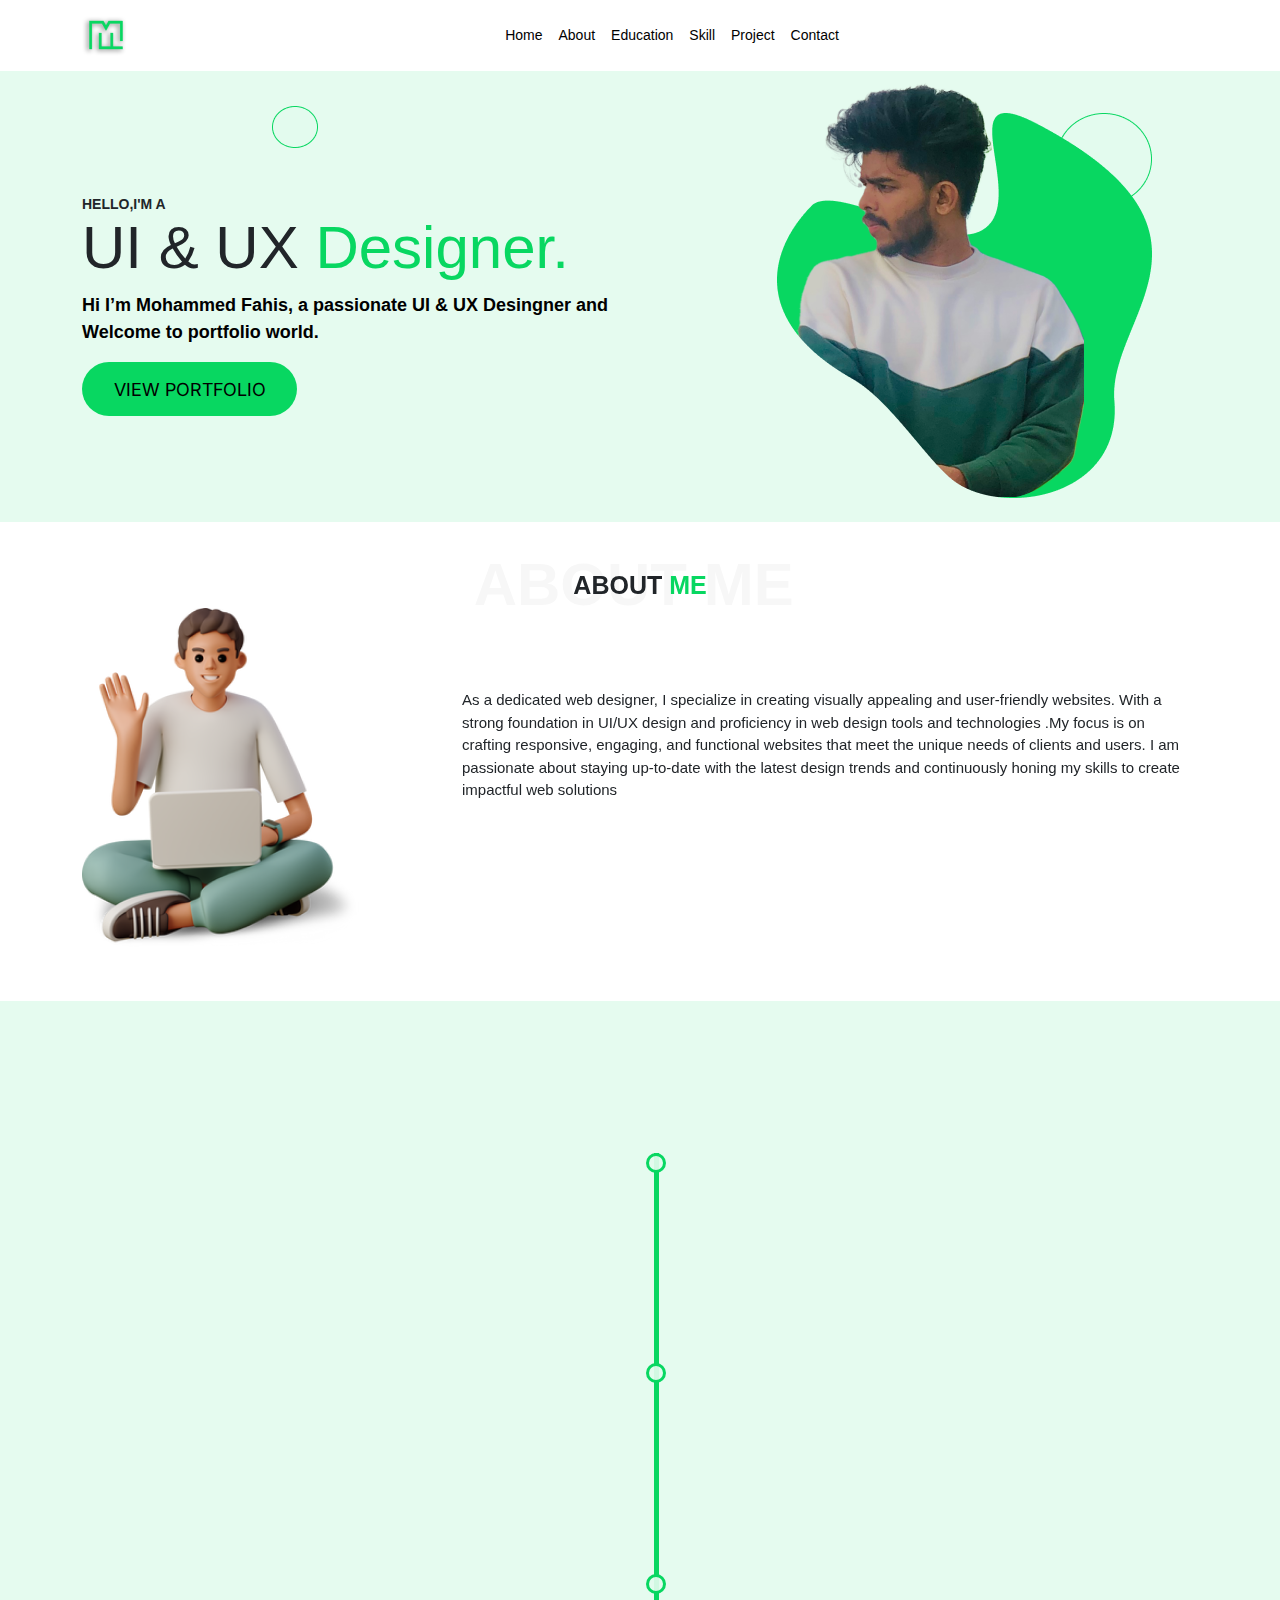
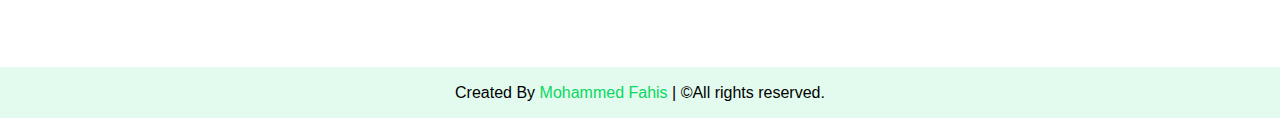
<file: index.html>
<!DOCTYPE html>
<html lang="en">

<head>
    <meta charset="UTF-8">
    <meta name="viewport" content="width=device-width, initial-scale=1.0">
    <title>Document</title>
    <link rel="stylesheet" href="css/bootstrap.min.css">
    <link rel="stylesheet" href="css/style.css">
    <link rel="stylesheet" href="https://cdnjs.cloudflare.com/ajax/libs/font-awesome/4.7.0/css/font-awesome.css">
    <link href="https://fonts.googleapis.com/css2?family=Inter:wght@100;200;300;400;500;600;700&display=swap"
        rel="stylesheet">
    <link rel="stylesheet" href="css/responsive.css">
    <link href="https://unpkg.com/aos@2.3.1/dist/aos.css" rel="stylesheet">
    <link rel="stylesheet" href="css/owl.carousel.min.css">

</head>

<body>


          <!-- progress-scroll -->
        <!-- <div class="progress-scroll">
            <div class="progress-bar">
                <div class="filled" id="fill">

                </div>
            </div>
        </div> -->


    <!-- TOP HEADER    -->

    <div class="top-header position-fixed w-100 bg-white" id="topbtn" style="z-index: 15;">
        <div class="container-fluid">
            <nav class="navbar navbar-expand-lg ">
                <div class="container">
                    <a class="navbar-brand" href="#"><img src="image/logo2 1 (1).png" alt=""></a>
                    <button class="navbar-toggler" type="button" data-bs-toggle="collapse"
                        data-bs-target="#navbarSupportedContent" aria-controls="navbarSupportedContent"
                        aria-expanded="false" aria-label="Toggle navigation">
                        <span class="navbar-toggler-icon"></span>
                    </button>
                    <div class="collapse navbar-collapse" id="navbarSupportedContent">
                        <ul class="navbar-nav me-auto mb-2 mb-lg-0">
                            <li class="nav-item">
                                <a class="nav-link active" aria-current="page" href="#">Home</a>
                            </li>
                            <li class="nav-item">
                                <a class="nav-link active" href="#About">About</a>
                            </li>
                            <li class="nav-item">
                                <a class="nav-link active" href="#Education">
                                    Education
                                </a>
                            </li>
                            <li class="nav-item">
                                <a href="#Skill" class="nav-link active" aria-disabled="true">Skill</a>
                            </li>
                            <li class="nav-item">
                                <a href="#Project" class="nav-link active" aria-disabled="true">Project</a>
                            </li>
                            <li class="nav-item">
                                <a href="#Contact" class="nav-link active" aria-disabled="true">Contact</a>
                            </li>
                        </ul>
                    </div>
                </div>
        </div>
    </div>


    <!-- BANNER    -->
    <div class="banner">
        <div class="container py-4">
            <div class="row ">
                <div class="col-md-6 ">
                    <div class="content">
                        <div>
                            <img class="elips" src="image/ELIPS.png" alt="">
                            <h2 class="mt-5">HELLO,I'M A</h2>
                            <h1>UI & UX <span>Designer.</span></h1>
                            <p>Hi I’m Mohammed Fahis, a passionate UI & UX Desingner
                                and Welcome to portfolio world.</p>
                            <button>VIEW PORTFOLIO</button>
                        </div>

                    </div>
                </div>
                <div class="col-md-6 text-end">
                    <div class="profile">
                        <img src="image/profile (2).png" alt="">
                    </div>
                </div>
            </div>
        </div>
    </div>

    <!-- ABOUT    -->
    <div class="about" style="overflow-x: hidden;" id="About">
        <div class="container py-5">
            <h3 data-aos="flip-left" class="text-center">ABOUT<span> ME</span></h3>
            <div class="row">
                <div class="col-md-4">
                    <div class="image">
                        <img data-aos="zoom-in"
                            src="image/3d-casual-life-young-man-sitting-with-a-laptop-and-waving-his-hand 1.png" alt="">
                    </div>
                </div>
                <div class="col-md-8">
                    <div class="resume">
                        <div>
                            <p data-aos="fade-left">As a dedicated web designer, I specialize in creating visually
                                appealing and
                                user-friendly websites. With a strong foundation in UI/UX design and proficiency in web
                                design tools and technologies .My focus is on crafting responsive, engaging, and
                                functional websites that meet the unique needs of clients and users. I am passionate
                                about staying up-to-date with the latest design trends and continuously honing my skills
                                to create impactful web solutions</p>
                            <div class="res-center">
                                <button data-aos="fade-left">RESUME DOWLOAD</button>
                            </div>
                        </div>
                    </div>
                </div>
            </div>
        </div>
    </div>

    <!-- EDUCATION -->
    <div class="education py-5" style="overflow-x: hidden;" id="Education">
        <div class="container">
            <h3 data-aos="flip-left" class="text-center"><span>EDUCA</span>TION</h3>
            <div class="row py-3">

                <section class="timeline">
        
                    <ul>
                      <li >
                        <div data-aos="fade-down"
                        data-aos-easing="linear"
                        data-aos-duration="1500" class="content">
                        
                          <h2>
                            <time>SSLC</time>
                          </h2>
                          <p>Kerala Board of Public Examination(KBPE)</p>
                          <p>2019</p>
                        </div>
                      </li>
                      <li>
                        <div data-aos="fade-down"
                        data-aos-easing="linear"
                        data-aos-duration="1500" class="content">
                          <h2>
                            <time>Higher Secondary</time>
                          </h2>
                          <p>Directrate Higher Secondary Education(DHSE)Kerala</p>
                          <p>2021</p>
                        </div>
                      </li>
                      <li>
                        <div data-aos="fade-down"
                        data-aos-easing="linear"
                        data-aos-duration="1500"class="content">
                          <h2>
                            <time>Skilz Hub</time>
                          </h2>
                          <p>Advanced Diploma in Web Designing</p>
                          <p>2023</p>
                        </div>
                      </li>
                     
                    </ul>
                  </section>
                
                <!-- <div class="col-md-4" data-aos="zoom-in-left">
                    <div class="bg1">
                        <div class="bg3">
                            <div class="sec1">
                                <h4 data-aos="zoom-in-left">SSLC</h4>
                                <P data-aos="zoom-in-right">Kerala Board of Public Examination (KBPE) </P>
                                <p data-aos="zoom-in-left">2019</p>
                            </div>
                        </div>
                    </div>

                </div>
                <div class="col-md-4" data-aos="zoom-in-left">
                    <div class="bg1 hss">
                        <div class="bg3">
                            <div class="sec1">
                                <h4 data-aos="zoom-in-left">Higher Secondary</h4>
                                <p data-aos="zoom-in-right">Directrate Higher Secondary Education (DHCE) Kerala</p>
                                <p data-aos="zoom-in-left">2021</p>
                            </div>
                        </div>
                    </div>
                </div>
                <div class="col-md-4" data-aos="zoom-in-left">
                    <div class="bg1 skills">
                        <div class="bg3">
                            <div class="sec1 ">
                                <h4 data-aos="zoom-in-left">Advanced Diploma in Web Desinging</h4>
                                <p data-aos="zoom-in-right">Skilz Hub, Kottakkal</p>
                                <p data-aos="zoom-in-left">2023</p>
                            </div>
                        </div>


                    </div>
                </div>-->
            </div>
        </div>
    </div> 

    <!-- SKILL    -->
    <div class="skill" style="overflow-x: hidden;" id="Skill">
        <div class="container py-5">
            <h3 data-aos="flip-left" class="text-center"><span>SKI</span>LL</h3>
            <div class="row py-5">
                <div class="col-md-4 col-6  d-flex justify-content-center">
                    <div class="circle-pro"  data-aos="fade-down">
                        <div>
                            <div class="d-flex justify-content-center">
                                <span class="value">10</span> <br>
                            </div>
                            <h3>Photoshop</h3>
                        </div>
                    </div>
                </div>
                <div class="col-md-4 col-6 d-flex justify-content-center">
                    <div class="circle-pro"  data-aos="fade-down">
                        <div>
                            <div class="d-flex justify-content-center">
                                <span class="value" style="text-align: center;">10</span> <br>
                            </div>
                            <h3>Figma</h3>
                        </div>
                    </div>
                </div>
                <div class="col-md-4 col-6 d-flex justify-content-center">
                    <div class="circle-pro"  data-aos="fade-down">
                        <div>
                            <div class="d-flex justify-content-center">
                                <span class="value" style="text-align: center;">10</span> <br>
                            </div>
                            <h3>HTML-5</h3>
                        </div>
                    </div>
                </div>
                <div class="col-md-4 col-6 d-flex justify-content-center">
                    <div class="circle-pro"  data-aos="fade-down">
                        <div>
                            <div class="d-flex justify-content-center">
                                <span class="value" style="text-align: center;">10</span> <br>
                            </div>
                            <h3>CSS-3</h3>
                        </div>
                    </div>
                </div>
                <div class="col-md-4 col-6 d-flex justify-content-center">
                    <div class="circle-pro"  data-aos="fade-down">
                        <div>
                            <div class="d-flex justify-content-center">
                                <span class="value" style="text-align: center;">10</span> <br>
                            </div>
                            <h3>Javascript</h3>
                        </div>
                    </div>
                </div>
                <div class="col-md-4 col-6 d-flex justify-content-center">
                    <div class="circle-pro"  data-aos="fade-down">
                        <div>
                            <div class="d-flex justify-content-center">
                                <span class="value" style="text-align: center;">10</span> <br>
                            </div>
                            <h3>JQuery</h3>
                        </div>
                    </div>
                </div>



            </div>
        </div>
    </div>

    <!-- 
            <div class="row mt-5">
                <div class="col-md-4  my-2">
                    <div class="outer-box">
                        <div class="inner-box">
                            <p>90%</p>
                            <p class="item">Photoshop</p>
                        </div>
                    </div>
                </div>
                <div class="col-md-4 my-2">
                    <div class="outer-box">
                        <div class="inner-box">
                            <p>85%</p>
                            <p class="item">HTML-5</p>
                        </div>
                    </div>
                </div>
                <div class="col-md-4 my-2">
                    <div class="outer-box">
                        <div class="inner-box">
                            <p>80%</p>
                            <P class="item">CSS-3</P>
                        </div>
                    </div>
                </div>

            </div>
            <div class="row mt-4">
                <div class="col-md-4 my-2">
                    <div class="outer-box">
                        <div class="inner-box">
                            <p>90%</p>
                            <p class="item">Photoshop</p>
                        </div>
                    </div>
                </div>
                <div class="col-md-4 my-2">
                    <div class="outer-box">
                        <div class="inner-box">
                            <p>85%</p>
                            <p class="item">HTML-5</p>
                        </div>
                    </div>
                </div>
                <div class="col-md-4 my-2">
                    <div class="outer-box">
                        <div class="inner-box">
                            <p>80%</p>
                            <P class="item">CSS-3</P>
                        </div>
                    </div>
                </div>

            </div>
        </div> -->


    <!-- PROJECT    -->
    <div class="project" style="overflow-x: hidden;" id="Project">
        <div class="container py-5">
            <h3 data-aos="flip-left" class="text-center"><span>PROJ</span>ECT</h3>
        </div>
        <div class="container-fluid px-4">
        <div class="row py-4">
            <div class="">
                 <div class="owl-carousel ">
                <div>
                    <div class="bg py-3">
                        <div class="sec1">
                            <a href="image/shopping/index.html" target="_blank"><img class="w-100"
                                    src="image/shop-mok.png" alt=""></a>
                        </div>
                    </div>
                </div>
                <div>
                    <div class="bg py-3">
                        <div class="sec1">
                            <a href="image/shopping/index.html" target="_blank"><img class="w-100"
                                    src="image/mkup.png" alt=""></a>
                        </div>
                    </div>
                </div>
                <div>
                    <div class="bg py-3">
                        <div class="sec1">
                            <a href="image/shopping/index.html" target="_blank"><img class="w-100"
                                    src="image/construct-mok.png" alt=""></a>
                        </div>
                    </div>
                </div>
                <div>
                    <div class="bg py-3">
                        <div class="sec1">
                            <a href="image/shopping/index.html" target="_blank"><img class="w-100"
                                    src="image/shop-mok.png" alt=""></a>
                        </div>
                    </div>
                </div>
                <div>
                    <div class="bg py-3">
                        <div class="sec1">
                            <a href="image/shopping/index.html" target="_blank"><img class="w-100"
                                    src="image/shop-mok.png" alt=""></a>
                        </div>
                    </div>
                </div>
                <div>
                    <div class="bg">
                        <div class="sec1">
                            <a href="image/shopping/index.html" target="_blank"><img class="w-100"
                                    src="image/shop-mok.png" alt=""></a>
                        </div>
                    </div>
                </div>
                <div>
                    <div class="bg">
                        <div class="sec1">
                            <a href="image/shopping/index.html" target="_blank"><img class="w-100"
                                    src="image/shop-mok.png" alt=""></a>
                        </div>
                    </div>
                </div>
                <div>
                    <div class="bg">
                        <div class="sec1">
                            <a href="image/shopping/index.html" target="_blank"><img class="w-100"
                                    src="image/shop-mok.png" alt=""></a>
                        </div>
                    </div>
                </div>
                <div>
                   

                <!-- <div class="col-md-4 py-5">
                    <div class="bg ">
                        <div class="sec1">
                            <a href="image/cocacola/index.html" target="_blank"><img class="w-100"
                                    src="image/mockup.png" alt=""></a>
                        </div>
                    </div>
                </div>
                <div class="col-md-4">
                    <div class="bg">
                        <div class="sec1">
                            <a href="image/construction/index.html" target="_blank"><img class="w-100"
                                    src="image/construct-mok.png" alt=""></a>
                        </div>
                    </div>
                </div> -->
            </div>
        </div>
            </div>
           
    </div> 
</div>
</div>

    <!-- CONTACT ME    -->
    <div class="contact-me" style="overflow-x: hidden;" id="Contact">
        <div class="container py-5">
            <h3 data-aos="flip-left" class="text-center"><span> CONTACT</span> ME</h3>
            <div class="row pt-5">

                <div class="col-md-6 mb-4">
                    <div class="get-in-touch" data-aos="fade-right">
                        <div class="head">
                            <h4 data-aos="fade-right">Get in Touch</h4>
                            <p data-aos="fade-right">“A simple word of Hello will keep the relation and friendship keep
                                going, keep in touch.”
                            </p>
                        </div>
                        <div class="cntct">
                            <address>
                                <ul>
                                    <li>
                                        <i class="fa fa-user-circle-o" aria-hidden="true" data-aos="fade-right"></i>
                                        <div>
                                            <h5 data-aos="fade-right">name:</h5>
                                            <p data-aos="fade-right">Mohammed Fahis T</p>
                                        </div>
                                    </li>
                                    <li>
                                        <i class="fa fa-map-marker" aria-hidden="true" data-aos="fade-right"></i>
                                        <div>
                                            <h5 data-aos="fade-right">Address</h5>
                                            <p data-aos="fade-right">Thottathil(H),Kanchippura,Karippol(po)<br>
                                                676552,Malappuram
                                            </p>
                                        </div>
                                    </li>
                                    <li>
                                        <i class="fa fa-envelope" aria-hidden="true" data-aos="fade-right"></i>
                                        <div>
                                            <h5 data-aos="fade-right">Email:</h5>
                                            <p data-aos="fade-right">mohammedfahis49@gmail.com</p>
                                        </div>
                                    </li>
                                    <li>
                                        <i class="fa fa-phone" aria-hidden="true" data-aos="fade-right"></i>
                                        <div>
                                            <h5 data-aos="fade-right">phone:</h5>
                                            <p data-aos="fade-right">9539123198</p>
                                        </div>
                                    </li>
                                </ul>

                            </address>
                            <div class="social w-100 d-flex justify-content-center">
                                <ul>
                                    <li>
                                        <a href="">
                                            <div data-aos="fade-down-right"><i class="fa fa-facebook" aria-hidden="true"
                                                    data-aos="fade-down-right"></i></div>
                                        </a>
                                    </li>
                                    <li>
                                        <a href="">
                                            <div data-aos="fade-down-right"><i class="fa fa-instagram"
                                                    aria-hidden="true" data-aos="fade-down-right"></i></div>
                                        </a>
                                    </li>
                                    <li>
                                        <a href="">
                                            <div data-aos="fade-down-right"><i class="fa fa-whatsapp" aria-hidden="true"
                                                    data-aos="fade-down-right"></i></div>
                                        </a>
                                    </li>
                                    <li>
                                        <a href="">
                                            <div data-aos="fade-down-left"><i class="fa fa-linkedin" aria-hidden="true"
                                                    data-aos="fade-down-left"></i></div>
                                        </a>
                                    </li>
                                    <li>
                                        <a href="">
                                            <div data-aos="fade-down-left"><i class="fa fa-github" aria-hidden="true"
                                                    data-aos="fade-down-left"></i></div>
                                        </a>
                                    </li>

                                </ul>
                            </div>
                        </div>
                    </div>
                </div>
                <div class="col-md-6 ">
                    <div class="get-in-touch" data-aos="fade-left">
                        <div class="head">
                            <h4 data-aos="fade-left">Message me</h4>
                        </div>
                        <form>
                            <div class="form-row d-flex my-4 " data-aos="fade-left">
                                <div class="form-group col-md-6" data-aos="fade-left">
                                    <input type="text" class="w-95" onclick="nameCheck()" onkeyup="nameCheck()"
                                        id="name" placeholder="Name" required name="name" maxlength="25">
                                </div>
                                <div class="form-group col-md-6 d-flex justify-content-end" data-aos="fade-left">
                                    <input type="email" class="w-95" placeholder="Email" id="mail"
                                        onclick="emailCheck()" onkeyup="emailCheck()" required name="email"
                                        maxlength="30">
                                </div>
                            </div>
                            <div class="form-row my-4" data-aos="fade-left">
                                <div class="form-group  " data-aos="fade-left">
                                    <input type="text" class="w-100" id="sub" placeholder="Contact No:"
                                        onclick="emptyCheckSubject()" onkeyup="emptyCheckSubject()" required
                                        name="subject" maxlength="10">
                                </div>

                            </div>
                            <div class="form-row mt-4 mb-3" data-aos="fade-left">
                                <div class="form-group " data-aos="fade-left">
                                    <textarea cols="30" rows="6" id="messages" class="w-100" placeholder="Message.."
                                        required name="messages" onclick="emptyCheckMessage()"
                                        onkeyup="emptyCheckMessage()"></textarea>
                                </div>
                            </div>
                            <input type="submit" class="btn" value="sent message" data-aos="fade-left">
                        </form>
                    </div>
                </div>
            </div>
        </div>
    </div>

    <!-- .FOOTER    -->
    <div class="footer">
        <div class="container">
            <div class="cop-right py-3">
                <h4>Created By <a href="#">Mohammed Fahis</a> | ©All rights reserved.</h4>
            </div>
        </div>
    </div>





<!-- scroll-btn -->
<button onclick="topFunction()" id="myBtn" title="Go to top"><i class="fa fa-chevron-up" aria-hidden="true"></i></button>
<!-- <a href="#topbtn"  class="scroll-btn"><i class="fa fa-chevron-up" aria-hidden="true"></i></a> -->























    <script src="https://code.jquery.com/jquery-3.7.1.min.js"
        integrity="sha256-/JqT3SQfawRcv/BIHPThkBvs0OEvtFFmqPF/lYI/Cxo=" crossorigin="anonymous"></script>
    <script src="https://cdn.jsdelivr.net/npm/bootstrap@5.3.2/dist/js/bootstrap.bundle.min.js"
        integrity="sha384-C6RzsynM9kWDrMNeT87bh95OGNyZPhcTNXj1NW7RuBCsyN/o0jlpcV8Qyq46cDfL"
        crossorigin="anonymous"></script>
    <!-- <script src="js/bootstrap.min.js"></script> -->
    <script src="https://unpkg.com/aos@2.3.1/dist/aos.js"></script>

    <script src="js/owl.carousel.min.js"></script>
    <script src="js/custom.js"></script>


    <script>
        AOS.init();
    </script>
</body>

</html>
</file>
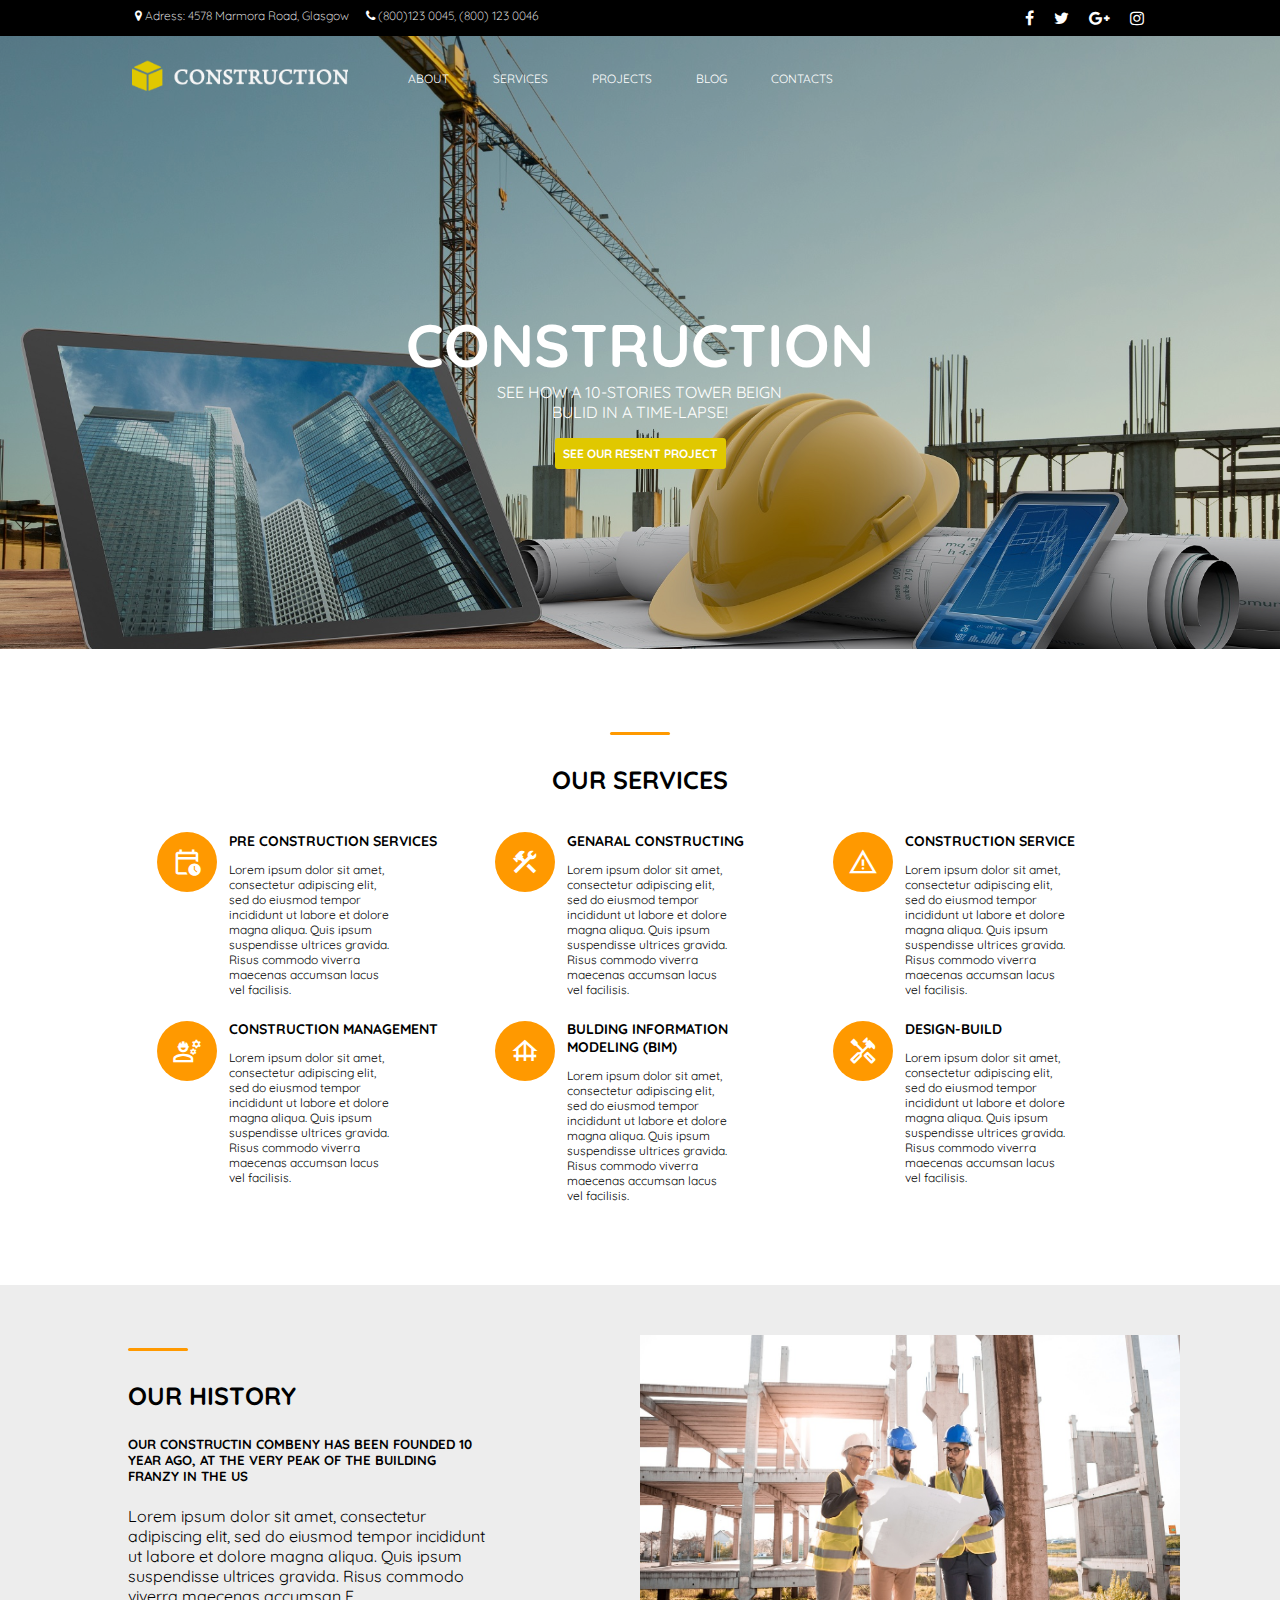
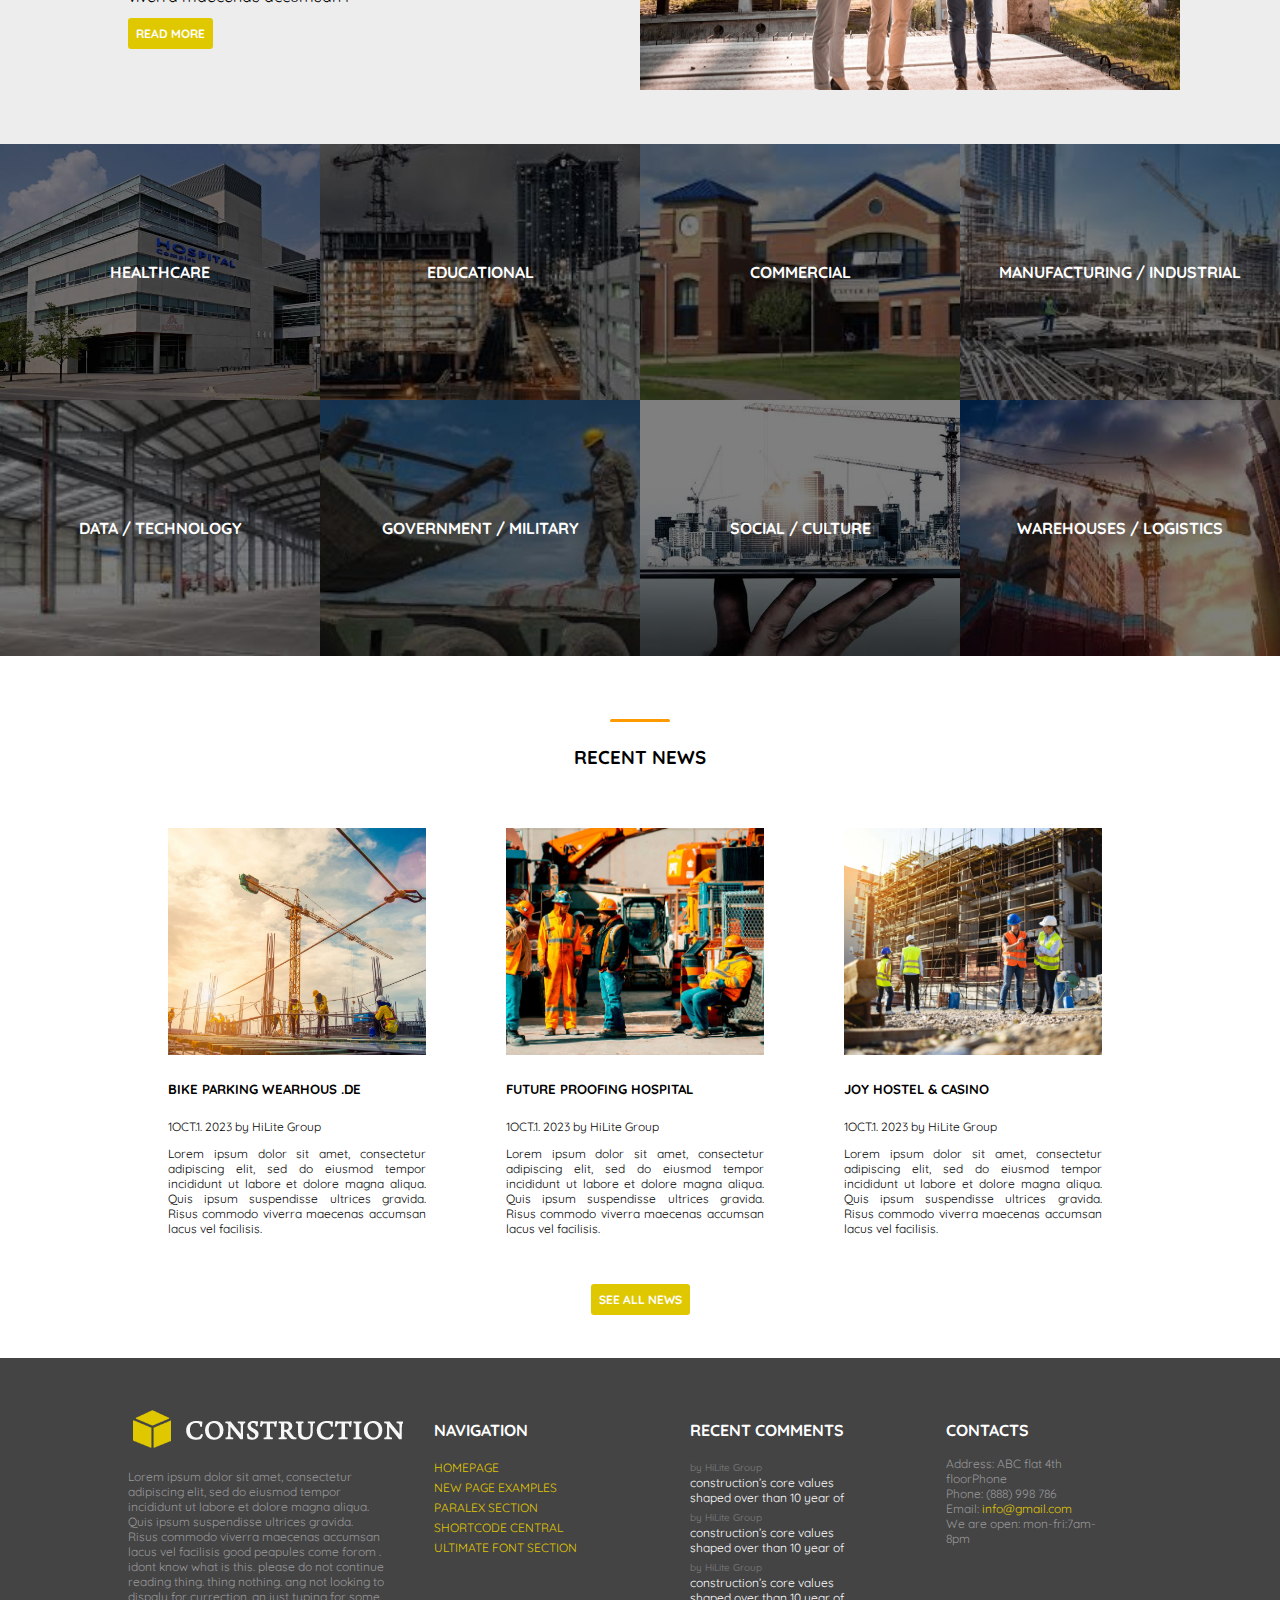
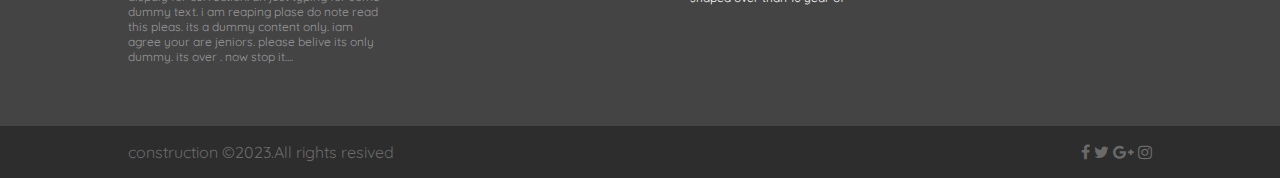
<file: image/construction/index.html>
<!DOCTYPE html>
<html lang="en">
<head>
    <meta charset="UTF-8">
    <meta name="viewport" content="width=device-width, initial-scale=1.0">
    <title>Document</title>
    <link rel="stylesheet" href="css/style.css">
    <link rel="stylesheet" href="css/responsive.css">
    <link rel="stylesheet" href="https://cdnjs.cloudflare.com/ajax/libs/font-awesome/4.7.0/css/font-awesome.css">
    <link href="https://fonts.googleapis.com/css2?family=Quicksand:wght@300;400;500;600;700&display=swap" rel="stylesheet">
    <link rel="stylesheet" href="https://fonts.googleapis.com/css2?family=Material+Symbols+Outlined:opsz,wght,FILL,GRAD@20..48,100..700,0..1,-50..200" />
</head>
<body>

<!-- top-header    -->
         <div class="top-header">
            <div class="container">
                <div class="row">
                    <div class="col-50">
                        <div class="contact">
                            <ul>
                                <li><a href=""><i class="fa fa-map-marker" aria-hidden="true"></i> Adress: 4578 Marmora Road, Glasgow</a></li>
                                <li><a href=""><i class="fa fa-phone" aria-hidden="true"></i> (800)123 0045, (800) 123 0046</a></li>
                            </ul>
                        </div>
                    </div>
                    <div class="col-50">
                        <div class="social">
                            <ul>
                                <li><a href=""><i class="fa fa-facebook" aria-hidden="true"></i></a></li>
                                <li><a href=""><i class="fa fa-twitter" aria-hidden="true"></i></a></li>
                                <li><a href=""><i class="fa fa-google-plus" aria-hidden="true"></i></a></li>
                                <li><a href=""><i class="fa fa-instagram" aria-hidden="true"></i></a></li>
                            </ul>

                        </div>
                    </div>
                </div>
            </div>
         </div>

<!-- Banner with Header           -->
           <div class="banner">
            <div class="container">

 <!-- Header                -->
        <div class="row header">
            <!-- <div class="col-30">
                <div class="logo">
                    <img src="images/logo.png" alt="">
                </div>
            </div>
            <div class="col-60">
                <div class="menu">
                    <nav>
                        <ul>
                            <li><a href="">ABOUT</a></li>
                            <li><a href="">SERVICES</a></li>
                            <li><a href="">PROJECTS</a></li>
                            <li><a href="">BLOG</a></li>
                            <li><a href="">CONTACTS</a></li>
                        </ul>
                    </nav>
                </div>

            </div>
            <div class="col-10">
                <div class="search">
                    <a href=""><i class="fa fa-search" aria-hidden="true"></i></a>
                </div>
            </div> -->
            <div class="col-100">
                <nav>
                 <input type="checkbox" id="check">
                <label for="check" class="barsbtn">
                    <i class="fa fa-bars" aria-hidden="true"></i>
                </label>
                <label for="logo" class="logo"><img src="images/logo.png" alt=""></label>
                <ul>
                    <li><a href="">ABOUT</a></li>
                    <li><a href="#SERVICES">SERVICES</a></li>
                    <li><a href="#PROJECTS">PROJECTS</a></li>
                    <li><a href="#BLOG">BLOG</a></li>
                    <li><a href="#CONTACTS">CONTACTS</a></li>
                </ul>   
                </nav>
                
            </div>
        </div>
        
 <!-- BANNER CNTS        -->
         <div class="row cnt">
            <div class="col-100">
                <div class="content">
                    <div>
                        <h1>CONSTRUCTION</h1>
                        <p>SEE HOW A 10-STORIES TOWER BEIGN BULID
                            IN A TIME-LAPSE!</p>
                            <a href="">SEE OUR RESENT PROJECT</a>
                    </div>

                </div>
            </div>
         </div>
            </div>
           </div> 

 <!-- OUR SERVICE           -->
         <div class="our-service" id="SERVICES">
            <div class="container">
                <div class="heading">
                    <span class="line"></span>
                    <h3>OUR SERVICES</h3>
                   </div> 
                   <div class="row">
                   <div class="col-33">
                       <div class="service">
                        <div class="row">
                       <div class="col-30">
                    <div class="icon">
                        <span class="material-symbols-outlined">
                            calendar_clock
                            </span>
                    </div>
                   </div> 
                         <div class="col-70">
                    <div class="cnts">
                        <h2>PRE CONSTRUCTION
                            SERVICES</h2>
                            <p>Lorem ipsum dolor sit amet, consectetur adipiscing elit, sed do eiusmod tempor incididunt ut labore et dolore magna aliqua. Quis ipsum suspendisse ultrices gravida. Risus commodo viverra maecenas accumsan lacus vel facilisis. </p>
                    </div>
                   </div>
                        </div>

                    </div>
                </div>
                <!--  -->
                   <div class="col-33">
                       <div class="service">
                        <div class="row">
                       <div class="col-30">
                    <div class="icon">
                        <span class="material-symbols-outlined">
                            construction
                            </span>
                    </div>
                   </div> 
                         <div class="col-70">
                    <div class="cnts" >
                        <h2>
                            GENARAL CONSTRUCTING</h2>
                            <p>Lorem ipsum dolor sit amet, consectetur adipiscing elit, sed do eiusmod tempor incididunt ut labore et dolore magna aliqua. Quis ipsum suspendisse ultrices gravida. Risus commodo viverra maecenas accumsan lacus vel facilisis. </p>
                    </div>
                   </div>
                        </div>

                    </div>
                </div>
                <!--  -->
                   <div class="col-33">
                       <div class="service">
                        <div class="row">
                       <div class="col-30">
                    <div class="icon">
                        <span class="material-symbols-outlined">
                            warning
                            </span>
                    </div>
                   </div> 
                         <div class="col-70">
                    <div class="cnts">
                        <h2>CONSTRUCTION SERVICE</h2>
                            <p>Lorem ipsum dolor sit amet, consectetur adipiscing elit, sed do eiusmod tempor incididunt ut labore et dolore magna aliqua. Quis ipsum suspendisse ultrices gravida. Risus commodo viverra maecenas accumsan lacus vel facilisis. </p>
                    </div>
                   </div>
                        </div>

                    </div>
                </div>
                <!--  -->
                <div class="col-33">
                    <div class="service">
                     <div class="row">
                    <div class="col-30">
                 <div class="icon">
                    <span class="material-symbols-outlined">
                        engineering
                        </span>
                 </div>
                </div> 
                      <div class="col-70">
                 <div class="cnts">
                     <h2>CONSTRUCTION
                        MANAGEMENT </h2>
                         <p>Lorem ipsum dolor sit amet, consectetur adipiscing elit, sed do eiusmod tempor incididunt ut labore et dolore magna aliqua. Quis ipsum suspendisse ultrices gravida. Risus commodo viverra maecenas accumsan lacus vel facilisis. </p>
                 </div>
                </div>
                     </div>

                 </div>
             </div> 
               <!--  -->
               <div class="col-33">
                <div class="service">
                 <div class="row">
                <div class="col-30">
             <div class="icon">
                <span class="material-symbols-outlined">
                    foundation
                    </span>
             </div>
            </div> 
                  <div class="col-70">
             <div class="cnts">
                 <h2>BULDING INFORMATION 
                    MODELING (BIM)</h2>
                     <p>Lorem ipsum dolor sit amet, consectetur adipiscing elit, sed do eiusmod tempor incididunt ut labore et dolore magna aliqua. Quis ipsum suspendisse ultrices gravida. Risus commodo viverra maecenas accumsan lacus vel facilisis. </p>
             </div>
            </div>
                 </div>

             </div>
         </div>
         <!--  -->
         <div class="col-33">
            <div class="service">
             <div class="row">
            <div class="col-30">
         <div class="icon">
            <span class="material-symbols-outlined">
                handyman
                </span>
         </div>
        </div> 
              <div class="col-70">
         <div class="cnts">
             <h2>
                DESIGN-BUILD</h2>
                 <p>Lorem ipsum dolor sit amet, consectetur adipiscing elit, sed do eiusmod tempor incididunt ut labore et dolore magna aliqua. Quis ipsum suspendisse ultrices gravida. Risus commodo viverra maecenas accumsan lacus vel facilisis. </p>
         </div>
        </div>
             </div>

         </div>
     </div>
                  
                </div>
            </div>
         </div>

 <!-- OUR HISTORY         -->
     <div class="our-history">
        <div class="container">
            
                <div class="row">
                    <div class="col-50 py-5">
                        <div class="col-70">
                            <div class="heading">
                                <span class="line"></span>
                                <h3>OUR HISTORY</h3>
                            <h5>OUR CONSTRUCTIN COMBENY HAS BEEN  FOUNDED 10
                                YEAR AGO, AT THE VERY PEAK OF THE BUILDING
                                FRANZY IN  THE US
                                </h5>
                                <p>Lorem ipsum dolor sit amet, consectetur adipiscing elit, sed do eiusmod tempor incididunt ut labore et dolore magna aliqua. Quis ipsum suspendisse ultrices gravida. Risus commodo viverra maecenas accumsan   F
                                </p>
                                <a href="">READ MORE</a>
                        </div>


                    </div>
                </div>
                <div class="col-50">
                    <img src="images/architect-3979490_1280.jpg" alt="">
                </div>
               </div> 
             </div>
     </div>

 <!-- WORKS     -->
    <div class="works" id="PROJECTS">
        <div class="container-full">
            <div class="row">
                <div class="col-25">
                    <div class="work">
                        <div class="image">
                            <img src="images/hospital.jpg" alt="">
                        </div>
                        <div class="content">
                           
                            <div>
                                <h4>HEALTHCARE</h4> 
                                <p>
                                    Lorem ipsum dolor sit amet consectetur adipisicing elit. Commodi mollitia et repellat debitis voluptate quo officia perferendis enim itaque at?
                                </p>
                            </div>
                        </div>
                    </div>
                </div>
                <div class="col-25">
                    <div class="work">
                        <div class="image">
                            <img src="images/commercial.jpg" alt="">
                        </div>
                        <div class="content">
                            <div>
                             <h4>EDUCATIONAL</h4>
                             <p>
                                Lorem ipsum dolor sit amet consectetur adipisicing elit. Commodi mollitia et repellat debitis voluptate quo officia perferendis enim itaque at?
                             </p>   
                            </div>
                            
                        </div>
                    </div>
                </div>
                <div class="col-25">
                    <div class="work">
                        <div class="image">
                            <img src="images/school.jpg" alt="">
                        </div>
                        <div class="content">
                            <div>
                             <h4>COMMERCIAL</h4>
                             <p>
                                Lorem ipsum dolor sit amet consectetur adipisicing elit. Commodi mollitia et repellat debitis voluptate quo officia perferendis enim itaque at?
                             </p>   
                            </div>
                            
                        </div>
                    </div>
                </div>
                <div class="col-25">
                    <div class="work">
                        <div class="image">
                            <img src="images/indrustry.jpg" alt="">
                        </div>
                        <div class="content">
                            <div>
                             <h4>MANUFACTURING /
                                INDUSTRIAL    </h4> 
                                <p>
                                    Lorem ipsum dolor sit amet consectetur adipisicing elit. Commodi mollitia et repellat debitis voluptate quo officia perferendis enim itaque at?
                                </p>  
                            </div>
                            
                        </div>
                    </div>
                </div>
                <div class="col-25">
                    <div class="work">
                        <div class="image">
                            <img src="images/wearhous.jpg" alt="">
                        </div>
                        <div class="content">
                            <div>
                             <h4>DATA / TECHNOLOGY</h4>
                             <p>
                                Lorem ipsum dolor sit amet consectetur adipisicing elit. Commodi mollitia et repellat debitis voluptate quo officia perferendis enim itaque at?
                             </p>   
                            </div>
                            
                        </div>
                    </div>
                </div>
                <div class="col-25">
                    <div class="work">
                        <div class="image">
                            <img src="images/militay.jpg" alt="">
                        </div>
                        <div class="content">
                            <div>
                             <h4>GOVERNMENT / MILITARY</h4>
                             <p>
                                Lorem ipsum dolor sit amet consectetur adipisicing elit. Commodi mollitia et repellat debitis voluptate quo officia perferendis enim itaque at?
                             </p>   
                            </div>
                            
                        </div>
                    </div>
                </div>
                <div class="col-25">
                    <div class="work">
                        <div class="image">
                            <img src="images/social.jpg" alt="">
                        </div>
                        <div class="content">
                            <div>
                              <h4>SOCIAL / CULTURE</h4>
                              <p>
                                Lorem ipsum dolor sit amet consectetur adipisicing elit. Commodi mollitia et repellat debitis voluptate quo officia perferendis enim itaque at?
                              </p>   
                            </div>
                           
                        </div>
                    </div>
                </div>
                <div class="col-25">
                    <div class="work">
                        <div class="image">
                            <img src="images/technology.jpg" alt="">
                        </div>
                        <div class="content">
                            <div>
                              <h4>WAREHOUSES / LOGISTICS    </h4> 
                              <p>
                                Lorem ipsum dolor sit amet consectetur adipisicing elit. Commodi mollitia et repellat debitis voluptate quo officia perferendis enim itaque at?
                              </p>  
                            </div>
                           
                        </div>
                    </div>
                </div>

            </div>
        </div>
    </div>

 <!-- RECENT NEWS    -->
      <div class="recent-news" id="BLOG">
        <div class="container">
            <div class="heading title">
                <span class="line"></span>
                <h3>RECENT NEWS</h3>
            </div>
                <div class="row">
                    <div class="col-33">
                        <div class="image">
                            <img src="images/11 (1).jpg" alt="">
                            <h5>BIKE PARKING WEARHOUS .DE</h5>
                            <p>1OCT.1. 2023 by HiLite Group</p>
                            <p>Lorem ipsum dolor sit amet, consectetur adipiscing elit, sed do eiusmod tempor incididunt ut labore et dolore magna aliqua. Quis ipsum suspendisse ultrices gravida. Risus commodo viverra maecenas accumsan lacus vel facilisis. </p>
                        </div>
                        </div>
                    <div class="col-33">
                        <div class="image">
                            <img src="images/11 (2).jpg" alt="">
                            <h5>FUTURE PROOFING  HOSPITAL</h5>
                            <p>1OCT.1. 2023 by HiLite Group</p>
                            <p>Lorem ipsum dolor sit amet, consectetur adipiscing elit, sed do eiusmod tempor incididunt ut labore et dolore magna aliqua. Quis ipsum suspendisse ultrices gravida. Risus commodo viverra maecenas accumsan lacus vel facilisis. </p>
                        </div>
                        </div>
                    <div class="col-33">
                        <div class="image">
                            <img src="images/11 (1).jpeg" alt="">
                            <h5>JOY HOSTEL & CASINO</h5>
                            <p>1OCT.1. 2023 by HiLite Group</p>
                            <p>Lorem ipsum dolor sit amet, consectetur adipiscing elit, sed do eiusmod tempor incididunt ut labore et dolore magna aliqua. Quis ipsum suspendisse ultrices gravida. Risus commodo viverra maecenas accumsan lacus vel facilisis. </p>
                        </div>
                        
                    </div>
                    <div class="btn">
                        <a href="">SEE ALL NEWS </a>
                    </div>
                

            
            
        </div>
      
    </div>
</div>

<!-- FOOTER -->
   <div class="footer" id="CONTACTS">
    <div class="container">
        <div class="row">
            <div class="col-25">
                <div class="logo">
                    <a href=""><img src="images/logo.png" alt=""></a>
                    <p>
                        Lorem ipsum dolor sit amet, consectetur adipiscing elit, sed do eiusmod tempor incididunt ut labore et dolore magna aliqua. Quis ipsum suspendisse ultrices gravida. Risus commodo viverra maecenas accumsan lacus vel facilisis
 good peapules come forom . idont know what is this. please do not continue reading thing. thing nothing. ang not looking to dispaly for currection. an just typing for some dummy text. i am reaping plase do note read this pleas. its a dummy content only. iam agree your are jeniors.
please belive its only dummy. its over . now stop it.... 
                    </p>
                </div>
            </div>
            <div class="col-25">
                <div class="sec-1">
                    <h4>NAVIGATION</h4>
                    <ul>
                        <li><a href="">HOMEPAGE
                        </a></li>
                        <li><a href="">NEW PAGE EXAMPLES
                        </a></li>
                        <li><a href="">PARALEX SECTION
                        </a></li>
                        <li><a href="">SHORTCODE CENTRAL
                        </a></li>
                        <li><a href="">ULTIMATE FONT SECTION
                        </a></li>
                    </ul>
                </div>
            </div>
            <div class="col-25">
                <div class="sec-1">
                  <h4>RECENT COMMENTS</h4>
                <div>
                    <span>by HiLite Group</span>
                    <p>construction’s core values shaped
                        over than 10 year of </p>
                    <span>by HiLite Group</span>
                    <p>construction’s core values shaped
                        over than 10 year of </p>
                    <span>by HiLite Group</span>
                    <p>construction’s core values shaped
                        over than 10 year of </p>
                </div>   
                </div>
               
                
            </div>
            <div class="col-25">
                <div class="sec-1">
                 <h4>CONTACTS</h4>
                 <div class="contact">
                  <ul>
                    <li><a href="">Address: ABC flat 4th floorPhone</a></li>
                    <li><a href="">Phone: (888) 998 786</a></li>
                    <li><a href="">Email: <span> info@gmail.com</span></a></li>
                    <li> We are open: mon-fri:7am-8pm </li>
                  </ul>
                 </div>
                   
                </div>
                
            </div>
        </div>
    </div>
   </div>

 <!-- footer-2   -->
    <div class="footer-2">
        <div class="container">
            <div class="row">
                <div class="col-50">
                    <div class="link">
                     <a href=""> construction ©2023.All rights resived</a>   
                    </div>
                </div>
                <div class="col-50">
                    <div class="icons">
                     <ul>
                        <li><a href=""><i class="fa fa-facebook" aria-hidden="true"></i></a></li>
                        <li><a href=""><i class="fa fa-twitter" aria-hidden="true"></i></a></li>
                        <li><a href=""><i class="fa fa-google-plus" aria-hidden="true"></i></a></li>
                        <li><a href=""><i class="fa fa-instagram" aria-hidden="true"></i></a></li>
                        
                    </ul>   
                    </div>
                    
                </div>
            </div>
        </div>
    </div>
     
</body>
</html>
</file>
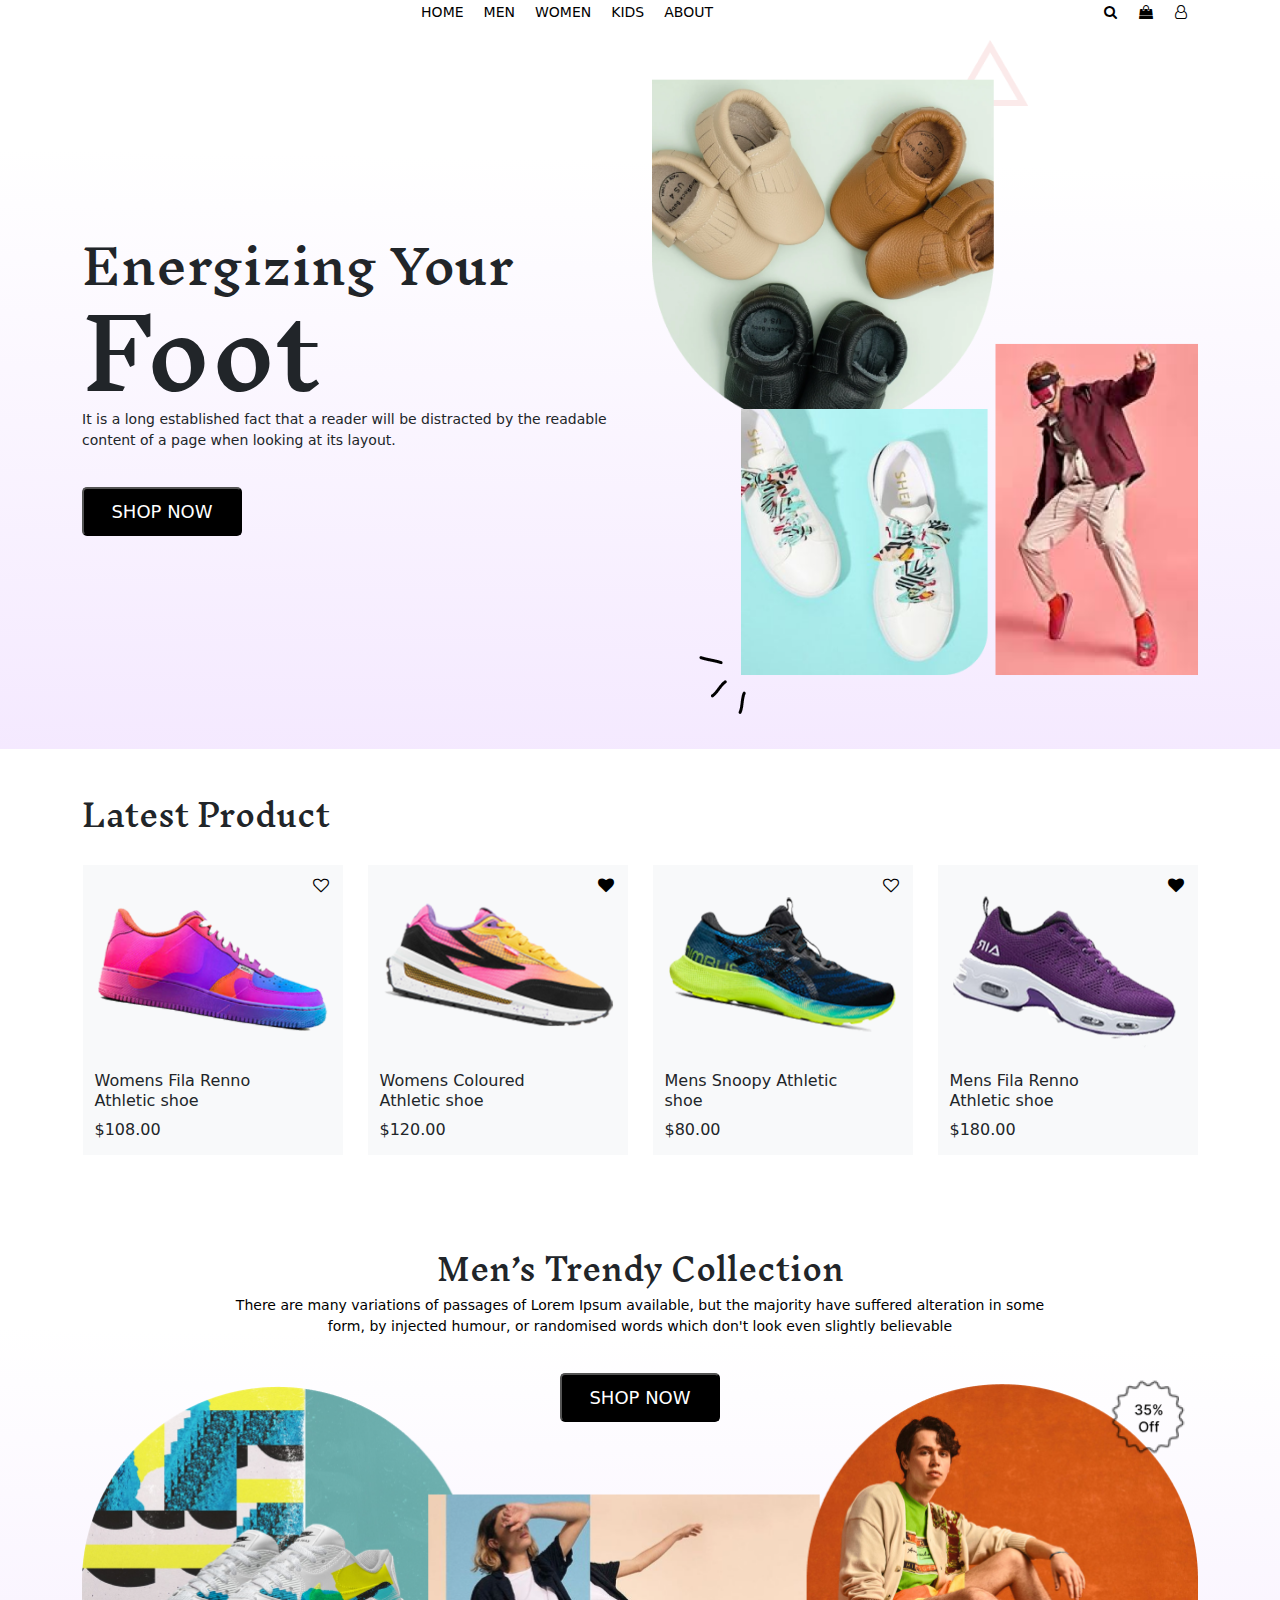
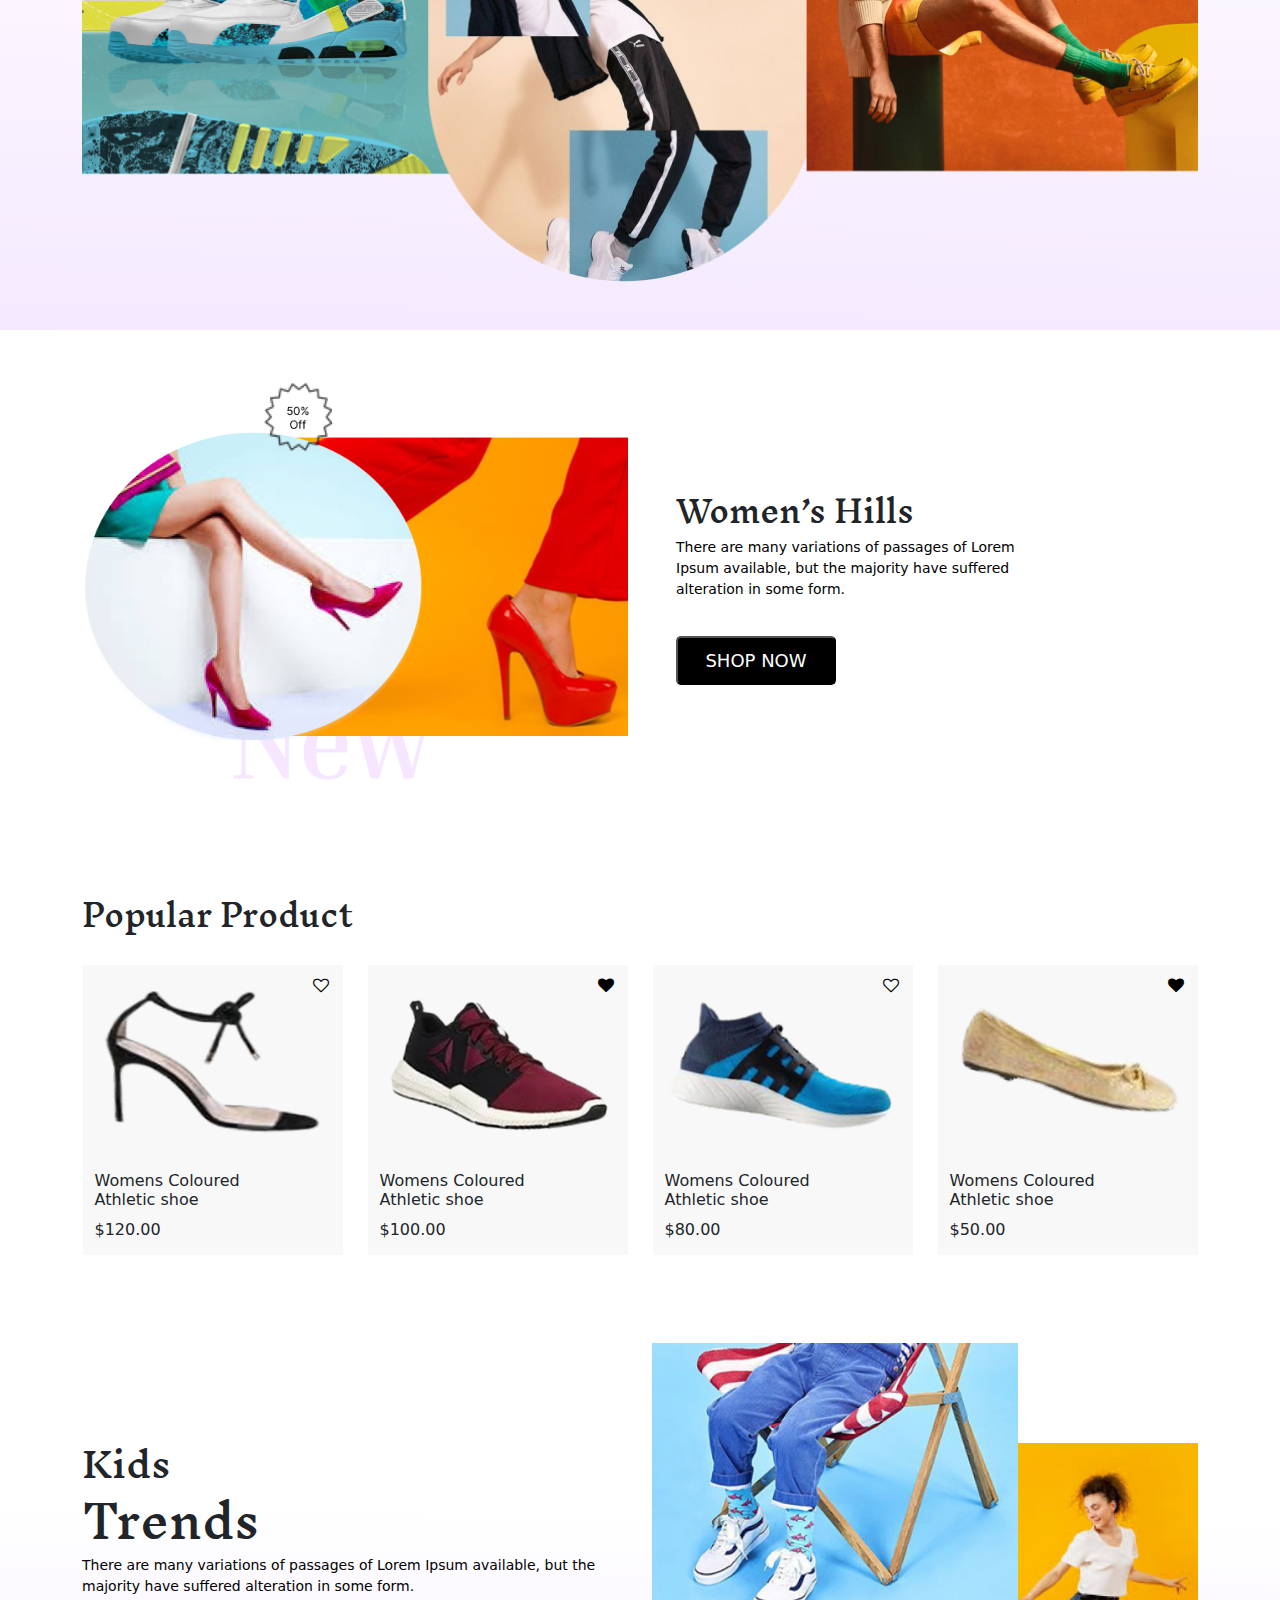
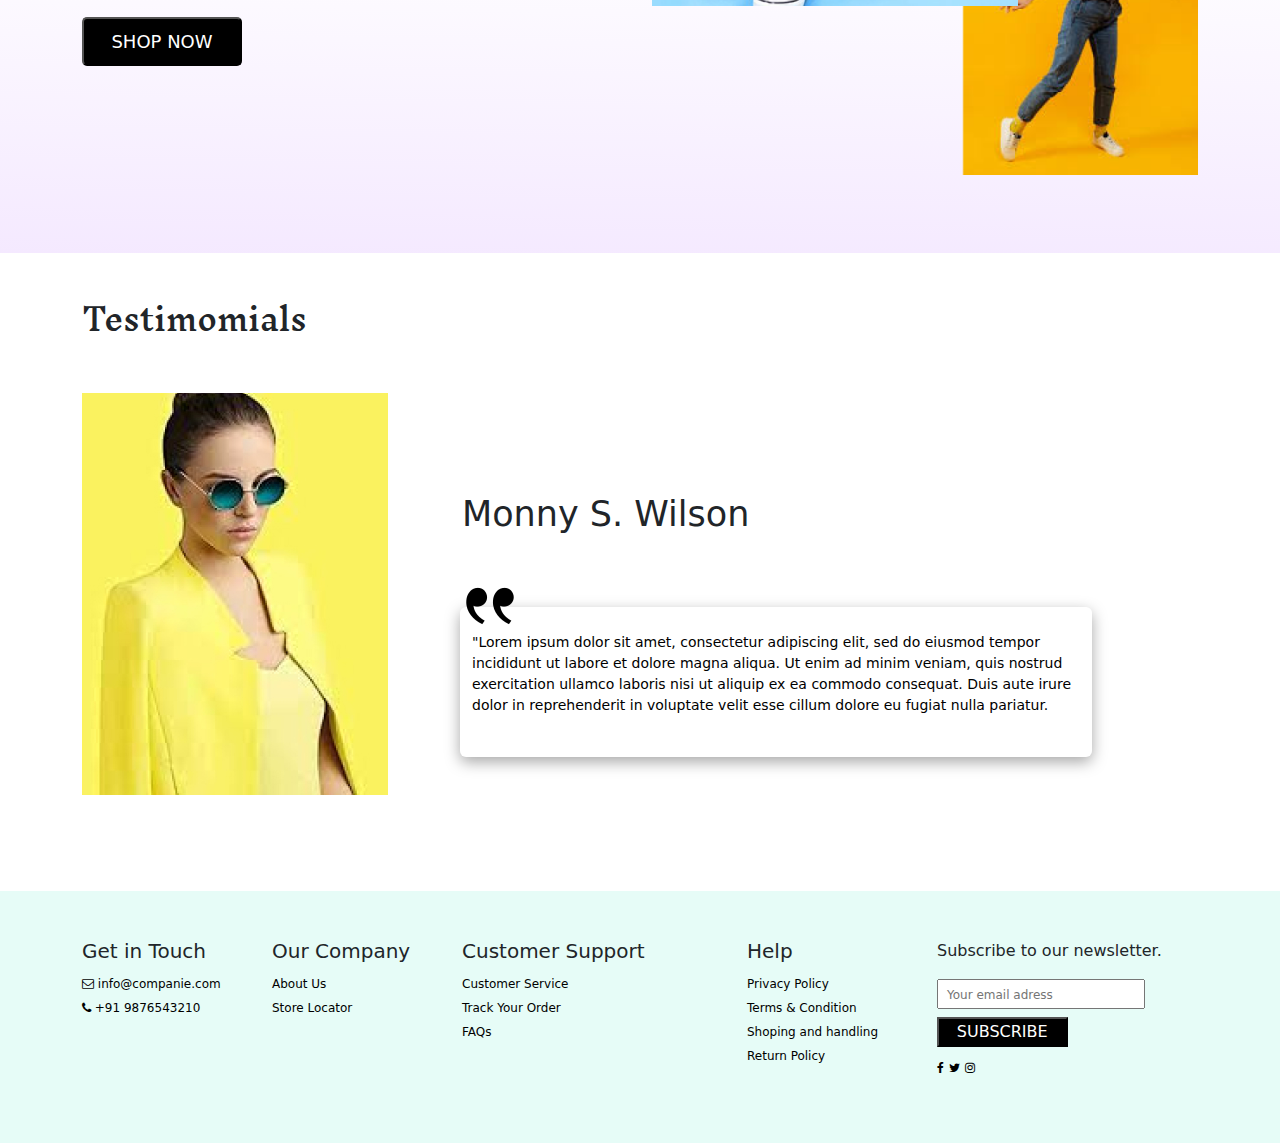
<file: image/shopping/index.html>
<!DOCTYPE html>
<html lang="en">
<head>
    <meta charset="UTF-8">
    <meta name="viewport" content="width=device-width, initial-scale=1.0">
    <title>Document</title>
    <link rel="stylesheet" href="css/custom.css">
    <link rel="stylesheet" href="css/bootstrap.min.css">
    <link href="https://fonts.googleapis.com/css2?family=Inknut+Antiqua:wght@300;400;500;600;700;800;900&family=Roboto:ital,wght@0,100;0,300;0,400;0,500;0,700;0,900;1,100;1,300;1,400;1,500;1,700;1,900&display=swap" rel="stylesheet">
    <link rel="stylesheet" href="https://cdnjs.cloudflare.com/ajax/libs/font-awesome/4.7.0/css/font-awesome.css"> 
    <link rel="stylesheet" href="css/responsive.css">     
</head>
<body>

<!-- top-header     -->
   <div class="top-header">
    <div class="container">
        <div class="row">
            <div class="col-md-7">
                <ul>
                    <li><a href="">HOME</a></li>
                    <li><a href="">MEN</a></li>
                    <li><a href="">WOMEN</a></li>
                    <li><a href="">KIDS</a></li>
                    <li><a href="">ABOUT</a></li>
                </ul>
            </div>
            <div class="col-md-5">
                <div class="icon">
                    <ul>
                     <li><a href=""><i class="fa fa-search" aria-hidden="true"></i></a></li> 
                    <li> <a href=""><i class="fa fa-shopping-bag" aria-hidden="true"></i></a></li>
                     <li> <a href=""><i class="fa fa-user-o" aria-hidden="true"></i></a> </li>    
                    </ul>
                   
                </div>   
            </div>
        </div>
    </div>
   </div>


<!-- banner -->
   <div class="banner">
    <div class="container">
        <div class="row pt-3 pb-3">
            <div class="col-md-6">
                <div class="cnt">
                <div>
                <h1>Energizing Your</h1>
                <h2>Foot</h2>
                <p>It is a long established fact that a reader will be distracted by the readable content of a page when looking at its layout.</p>
                <button>SHOP NOW</button>      
                </div>         
                </div>    
            </div>
            <div class="col-md-6">
                <div class="images">
                  <img width="100%" src="images/banner pic.png" alt="">
                <img class="line" src="images/lines (2).png" alt="">   
                </div>  
            </div>
        </div>
    </div>
   </div>
 
<!-- LATEST    -->
     <div class="latest">
        <div class="container py-5">
            <div class="row">
                <h3 class="pb-4">Latest Product</h3>
                <div class="col-md-3">
                    <div class="card-1 container bg-light">
                        <div>
                            <a class="icon" href=""><i class="fa fa-heart-o" aria-hidden="true"></i></a> 
                          <a href=""><img src="images/04.png" alt=""></a>  
                           <span>
                            <h6 class="w-75">Womens Fila Renno
                                Athletic shoe </h6>
                                <p>$108.00</p>
                           </span>

                        </div>
                    </div>
                </div>
                <div class="col-md-3">
                    <div class="card-1 container bg-light">
                        <div>
                            <a class="icon" href=""><i class="fa fa-heart" aria-hidden="true"></i></a>
                          <a href=""><img src="images/01.png" alt=""></a>
                          <span>
                            <h6 class="w-75">Womens Coloured
                                Athletic shoe </h6>
                                <p>$120.00</p>
                          </span>  
                           

                        </div>
                    </div>
                </div>
                <div class="col-md-3">
                    <div class="card-1 container bg-light">
                        <div>
                            <a class="icon" href=""><i class="fa fa-heart-o" aria-hidden="true"></i></a>
                          <a href=""><img src="images/02.png" alt=""></a>  
                           <span>
                             <h6 class="w-75">Mens Snoopy
                                Athletic shoe </h6>
                                <p>$80.00</p>
                           </span>

                        </div>
                    </div>
                </div>
                <div class="col-md-3">
                    <div class="card-1 container bg-light">
                        <div>
                            <a class="icon" href=""><i class="fa fa-heart" aria-hidden="true"></i></a> 
                          <a href=""><img src="images/05.png" alt=""></a>  
                          <span>
                            <h6 class="w-75">Mens Fila Renno
                                Athletic shoe </h6>
                                <p>$180.00</p>
                          </span>

                        </div>
                    </div>
                </div>
            </div>
        </div>
     </div> 
      
 <!-- COLLECTION     -->
      <div class="collection">
        <div class="container py-5">
            <div class="row">
                <div class="col-md-12">
                    <div class="conent text-center">
                        <h4>Men’s Trendy Collection</h4>
                        <p class="w-75 mx-auto">There are many variations of passages of Lorem Ipsum available, but the majority have suffered alteration in some form, by injected humour, or randomised words which don't look even slightly believable</p>
                        <button>SHOP NOW</button>
                         <a href=""><img width="100%" src="images/collection  offer.png" alt=""></a>
                    </div>
                </div>
            </div>

        </div>
      </div>

 <!-- HILLS      -->
     <div class="hills">
        <div class="container py-5">
            <div class="row">
                <div class="col-md-6">
                    <div class="image">
                        <a href=""><img width="100%" src="images/women collection.png" alt=""></a>
                    </div>
                </div>
                <div class="col-md-6">
                    <div class="h-100 d-flex align-items-center">
                      <div class="contant mx-4">
                        <h3>Women’s Hills</h3>
                        <p class="w-75">There are many variations of passages of Lorem Ipsum available, but the majority have suffered alteration in some form.           </p>
                        <button>SHOP NOW</button>    
                    </div>
                   
                    </div>
                </div>
            </div>
        </div>
     </div>

 <!-- PRODUCT     -->
     <div class="product">
        <div class="container py-5">
            <div class="row">
              <h3 class="pb-4">Popular Product</h3>
              <div class="col-md-3">
                <div class="card-1 container">
                    <div>
                        <a class="icon" href=""><i class="fa fa-heart-o" aria-hidden="true"></i></a>
                        <a href=""><img src="images/10.png" alt=""></a>
                        <span>
                            <h6 class="w-75">Womens Coloured
                                Athletic shoe </h6>
                                <p>$120.00</p>
                        </span>
                    </div>

                </div>
              </div>
              <div class="col-md-3">
                <div class="card-1 container">
                    <div>
                        <a class="icon" href=""><i class="fa fa-heart" aria-hidden="true"></i></a>
                        <a href=""><img src="images/20.png" alt=""></a>
                        <span>
                            <h6 class="w-75">Womens Coloured
                                Athletic shoe </h6>
                                <p>$100.00</p>
                        </span>
                    </div>

                </div>
              </div>
              <div class="col-md-3">
                <div class="card-1 container">
                    <div>
                        <a class="icon" href=""><i class="fa fa-heart-o" aria-hidden="true"></i></a>
                        <a href=""><img src="images/30.png" alt=""></a>
                        <span>
                            <h6 class="w-75">Womens Coloured
                                Athletic shoe </h6>
                                <p>$80.00</p>
                        </span>
                    </div>

                </div>
              </div>
              <div class="col-md-3">
                <div class="card-1 container">
                    <div>
                        <a class="icon" href=""><i class="fa fa-heart" aria-hidden="true"></i></i></a>
                        <a href=""><img src="images/40.png" alt=""></a>
                        <span>
                            <h6 class="w-75">Womens Coloured
                                Athletic shoe </h6>
                                <p>$50.00</p>
                        </span>
                    </div>

                </div>
              </div>

            </div>
        </div>
     </div>

 <!-- KIDS      -->
    <div class="kids ">
        <div class="container ">
            <div class="row">
                <div class="col-md-6">
                  
                        <div class="content">
                         <h2>Kids</h2>
                         <h3>Trends</h3>
                        <p class="w-75%">There are many variations of passages of Lorem Ipsum available, but the majority have suffered alteration in some form.           </p>
                         <button>SHOP NOW</button>      
                        </div>
                    </div> 
                    <div class="col-md-6 img">
                        <div class="image">
                            <a href=""><img class="image-1" src="images/pic 1.png" alt=""></a>
                            <a href=""><img class="image-2" src="images/pic 2.png" alt=""></a>
                        </div>
                    </div>
                </div>
            </div>
        </div>
 
 <!-- DETAIL        -->
    <div class="detail">
        <div class="container py-5">
            <h3 class="pb-5">Testimomials</h3>
            <div class="row">
                <div class="col-md-4">
                    <img src="images/grl.jpg" alt="">
                </div>
                <div class="col-md-8">
                    <h6 class="m-0 ">Monny S. Wilson</h6>
                    <div class="card container">
                        <div>
                            <img src="images/double-quotes 1.png" alt="">
                            <p class="align-items-center">"Lorem ipsum dolor sit amet, consectetur adipiscing elit, sed do eiusmod tempor incididunt ut labore et dolore magna aliqua. Ut enim ad minim veniam, quis nostrud exercitation ullamco laboris nisi ut aliquip ex ea commodo consequat. Duis aute irure dolor in reprehenderit in voluptate velit esse cillum dolore eu fugiat nulla pariatur.</p>
                        </div>
                    </div>
                </div>
                
            </div>
        </div>
    </div>

 <!-- .FOOTER    -->
    <div class="footer mt-5">
        <div class="container py-5">
            <div class="row">
                <div class="col-md-2">
                    <h4>Get in Touch</h4>
                    <ul>
                     <li><a href=""><i class="fa fa-envelope-o" aria-hidden="true"></i> info@companie.com</a></li>
                    <li><a href=""><i class="fa fa-phone" aria-hidden="true"></i> +91 9876543210</a></li>
                    </ul>
                    
                </div>
                <div class="col-md-2">
                    <div class="sec-2">
                        <h4>Our Company</h4>
                        <ul>
                            <li><a href="">About Us</a></li>
                            <li><a href="">Store Locator</a></li>
                        </ul>
                    </div>
                </div>
                <div class="col-md-3">
                    <div class="sec-3">
                        <h4>Customer Support</h4>
                        <ul>
                            <li><a href="">Customer Service</a></li>
                            <li><a href="">Track Your Order</a></li>
                            <li><a href="">FAQs</a></li>
                        </ul>
                    </div>
                </div>
                <div class="col-md-2">
                    <div class="sec-4">
                        <h4>Help</h4>
                        <ul>
                            <li><a href="">Privacy Policy</a></li>
                            <li><a href="">Terms & Condition</a></li>
                            <li><a href="">Shoping and handling</a></li>
                            <li><a href="">Return Policy</a></li>
                        </ul>
                    </div>
                </div>
                <div class="col-md-3">
                    <div class="sec-5">
                        <p>Subscribe to our newsletter.</p>
                        <input type="text" placeholder="Your email adress">
                        <button class="my-2">SUBSCRIBE</button>
                        <div class="icons">
                            <ul>
                                <li><a href=""><i class="fa fa-facebook" aria-hidden="true"></i></a></li>
                                <li><a href=""><i class="fa fa-twitter" aria-hidden="true"></i></a></li>
                                <li><a href=""><i class="fa fa-instagram" aria-hidden="true"></i></a></li>
                            </ul>
                        </div>
                    </div>
                </div>
            </div>

        </div>
    </div>
   















    
 <script src="js/bootstrap.min.js"></script>   
</body>
</html>
</file>
<file: css/style.css>
* {
   scroll-behavior: smooth;
}

body {
   font-family: 'Inter', sans-serif;
   overflow-x: hidden;
   
}

.w-95 {
   width: 95% !important;

}

/* progress-scroll*/
/* .progress-scroll section{
   color: white;
   font-size: 4em;
   display: grid;
   place-content: center;
   min-height: 100vh;

}
.progress-bar{
   position: fixed;
   width: 100%;
   height: 1vh;
   z-index: 2;

}
.filled{
   height: 100%;
   width: 100%;
   background-image: linear-gradient(to right, #FF5C5C, #761961);
} */

#myBtn {
   display: none;
   position: fixed;
   bottom: 20px;
   right: 30px;
   z-index: 99;
   font-size: 18px;
   border: none;
   outline: none;
   background-color:#08D761;
   color: white;
   cursor: pointer;
   padding: 10px 16px;
   border-radius: 10px;
   /* width: 54px;
   height: 46px; */
   opacity: 70%;
 }
 
 #myBtn:hover {
   background-color: #555;
 }

/* TOP HEADER*/
.navbar-nav {
   margin: 0 auto;
   font-size: 14px;
   font-weight: 500;
}

.navbar-collapse .navbar-nav li a {
   transition: all 0.5s ease;
}

.navbar-nav li a:hover {
   color: #08D761 !important;
   transition: all 0.5s ease;
   transform: translateY(-5px);
}

/* BANNER      */
.banner {
   /* background-image: linear-gradient(rgba(227, 251, 238, 0.5), rgba(227, 251, 238, 0.5)), url(../image/WhatsApp\ Image\ 2023-12-29\ at\ 2.18\ 1.png); */
    background-color:  #E3FBEEEB;
}

/* .banner .container {} */

.banner .content h2 {
   font-size: 14px;
   font-weight: 600;
   margin: 0;
}

.banner .profile img {
   animation: wobble-hor-bottom 3s infinite;
   /* animation-delay: 7s; */
}


.content .elips {
   margin-left: 190px;
}

.banner .content {
   display: flex;
   align-items: center;
   height: 100%;
}

.banner .content span {
   color: #08D761;
}

.banner .content h1 {
   font-size: 60px;
   /* margin: 0; */
}

.banner .content p {
   font-size: 18px;
   color: black;
   /* margin: 0; */
   font-weight: 600;
}

.banner button {
   background-color: #08D761;
   width: 215px;
   height: 54px;
   /* border-radius: 30px; */
   border: none;
   position: relative;
   margin: 0;
   padding: 0.8em 1em;
   outline: none;
   text-decoration: none;
   display: flex;
   justify-content: center;
   align-items: center;
   cursor: pointer;
   border: none;
   text-transform: uppercase;
   /* background-color: #333; */
   border-radius: 30px;
   /* color: #fff; */
   font-weight: 400;
   font-size: 18px;
   font-family: 'Inter', sans-serif;
   z-index: 0;
   overflow: hidden;
   transition: all 0.3s cubic-bezier(0.02, 0.01, 0.47, 1);
}


button:hover {
   animation: sh0 0.5s ease-in-out both;
}

/* ABOUT  */
.about span {
   color: #08D761;
   font-size: 25px;
   font-weight: 600;
}

.about h3 {
   font-size: 25px;
   font-weight: 600;
   position: relative;
}

.about h3::after {
   content: "ABOUT ME";
   position: absolute;
   bottom: 0;
   font-size: 60px;
   color: black;
   transform: translate(-233px, 21px);
   z-index: -1;
   opacity: 3%;
}

.about p {
   font-size: 15px;
   font-weight: 500;
}

.about button {
   background-color: #08D761;
   width: 215px;
   height: 54px;
   border-radius: 30px;
   border: none;
}

.about .resume {
   display: flex;
   align-items: center;
   height: 100%;
}

/* EDUCATION */
.education {
   /* background-image: linear-gradient(rgba(227, 251, 238, 0.9), rgba(227, 251, 238, 0.9)), url(../image/education.png); */
   background-color: #E3FBEEEB;
}

.education h3 {
   font-size: 25px;
   font-weight: 600;
   position: relative;
}

.education h3::after {
   content: "EDUCATION";
   position: absolute;
   bottom: 0;
   font-size: 60px;
   color: black;
   transform: translate(-246px, 21px);
   z-index: -1;
   opacity: 3%;

}

.education span {
   color: #08D761;
   font-size: 25px;
   font-weight: 600;
}
.timeline ul li div{
   box-shadow: rgba(0, 0, 0, 0.24) 0px 3px 8px;
   border-radius: 5px;
}

.timeline ul li {
   color: #000;
   font-size: 14px;
}

.timeline time {
   color: #000;
   font-size: 20px;
}

*, *::before, *::after {
   margin: 0;
   padding: 0;
   -webkit-box-sizing: border-box;
   -moz-box-sizing: border-box;
   box-sizing: border-box;
 }
 body {
   font-size: 16px;
   font-family: 'Lato', sans-serif;
 }
 .timeline {
   color: #fff;
 }
 .timeline h1, .timeline ul li .content h2 {
   text-shadow: 1px 1px 1px rgba(56, 56, 56, 0.5);
 }
 .timeline h1 {
   background :#08D761;
   padding: 70px 0;
   font-size: 2.5em;
   text-align: center;
 }
 .timeline ul {
   padding-top: 50px ;
 }
 .timeline ul li {
   background:  #08D761;
   position: relative;
   margin: 0 auto;
   width: 5px;
   padding-bottom: 40px;
   list-style-type: none;
 }
 .timeline ul li:last-child {
   padding-bottom: 7px;
 }
 .timeline ul li:before {
   content: '';
   background: #E3FBEEEB;
   position: absolute;
   left: 50%;
   top: 0;
   transform: translateX(-50%);
   -webkit-transform: translateX(-50%);
   width: 20px;
   height: 20px;
   border: 3px solid  #08D761;
   -webkit-border-radius: 50%;
   -moz-border-radius: 50%;
   border-radius: 50%;
 }
 .timeline ul li .hidden {
   opacity: 0;
 }
 .timeline ul li .content {
   background:  #08D761;
   position: relative;
   top: 7px;
   width: 450px;
   padding: 20px;
 }
 .timeline ul li .content h2 {
   color: #fff;
   padding-bottom: 10px;
   text-align: center;
 }
 .timeline ul li .content p {
   text-align: center;
 }
 .timeline ul li .content:before {
   content: '';
   background: #08D761;
   position: absolute;
   top: 0px;
   width: 38px;
   height: 5px;
 }
 .timeline ul li:nth-child(odd) .content {
   left: 50px;
   background:#ffffff;
   background: -webkit-linear-gradient(-45deg, #ffffff,#ffffff);
   background: linear-gradient(-45deg, #ffffff,#ffffff);
 }
 .timeline ul li:nth-child(odd) .content:before {
   left: -38px;
 }
 .timeline ul li:nth-child(even) .content {
   left: calc(-450px - 45px);
   background:#ffffff;
   background: -webkit-linear-gradient(45deg,#ffffff, #ffffff);
   background: linear-gradient(45deg,#ffffff,#ffffff);
 }
 .timeline ul li:nth-child(even) .content:before {
   right: -38px;
 }
 /* -------------------------
  ----- Media Queries ----- 
  ------------------------- */
 @media screen and (max-width: 1020px) {
   .timeline ul li .content {
     width: 41vw;
   }
   .timeline ul li:nth-child(even) .content {
     left: calc(-41vw - 45px);
   }
 }
 @media screen and (max-width: 700px) {
   .timeline ul li {
     margin-left: 20px;
   }
   .timeline ul li .content {
     width: calc(100vw - 100px);
   }
   .timeline ul li .content h2 {
     text-align: initial;
   }
   .timeline ul li:nth-child(even) .content {
     left: 45px;
     background:#ffffff;
     background: -webkit-linear-gradient(-45deg, #ffffff,#ffffff);
     background: linear-gradient(-45deg, #ffffff,#ffffff);
   }
   .timeline ul li:nth-child(even) .content:before {
     left: -33px;
   }
 }


/* 
 .education .sec1 {
   text-align: center;

} 

.education .bg::after {
   position: absolute;
   content: "";
   height: 55px;
   width: 55px;
   background: white;
   bottom: -3px;
   left: 50%;
   z-index: -5;
   transform: translate(-50px) rotate(45deg);
   box-shadow: rgba(0, 0, 0, 0.35) 0px 5px 15px;
}

.education .bg {
   position: relative;
   background-color: white;
   box-shadow: rgba(0, 0, 0, 0.35) 0px 5px 15px;
   width: 361px;
   height: 249.598px;
   border-radius: 30px;
   display: flex;
   align-items: center;
   justify-content: center;
   z-index: 20;
}

.education .bg1::after {
   position: absolute;
   content: "";
   height: 55px;
   width: 55px;
   background: white;
   bottom: -25px;
   left: 56%; */
   /* z-index: -5; */
   /* transform: translate(-50px) rotate(45deg); */
   /* box-shadow: rgba(0, 0, 0, 0.35) 0px 5px 15px;
}

.education .bg1 {
   position: relative;

   z-index: 20;
}

.bg3 {
   background-color: white;
   box-shadow: rgba(100, 100, 111, 0.2) 0px 7px 29px 0px;
   width: 361px;
   height: 249.598px;
   border-radius: 30px;
   display: flex;
   align-items: center;
   justify-content: center;
}

.education h4 {
   font-size: 24px;
   font-weight: 600;
   margin: 0;
}

.education p {
   font-size: 13px;
   color: black;
   margin: 0;
}

.education .hss {
   margin-top: 50px;
}

.education .skills {
   margin-top: 100px;
} */

/* SKILL */
.skill h3 {
   font-size: 25px;
   font-weight: 600;
   position: relative;
}

.skill h3::after {
   content: "SKILL";
   position: absolute;
   bottom: 0;
   font-size: 60px;
   color: black;
   transform: translate(-118px, 21px);
   z-index: -1;
   opacity: 3%;
}

.skill span {
   color: #08D761;
   font-size: 25px;
   font-weight: 600;
}

.circle-pro {
   width: 227px;
   height: 179px;
   position: relative;
   /* background: conic-gradient(#ffffff 3.6deg, #000000 0deg); */
   display: flex;
   align-items: center;
   justify-content: center;
   border-radius: 12px;
   margin: 5px 0;
}

.circle-pro::before {
   content: "";
   position: absolute;
   border-radius: 5px;
   width: 190px;
   height: 145px;
   background-color: #ffffff;
}

.circle-pro .value {
   color: #000000;
   z-index: 99;
   position: relative;
}

.circle-pro h3 {
   font-size: 18px;
}

.circle-pro span {
   text-align: center;
   font-size: 14px;
}


/* .inner-box {
   background: rgb(255, 255, 255);
   color: #000;
   padding: 20px;
   border-radius: 10px;
   width: 100%;
   height: 100%;
   box-shadow: rgba(0, 0, 0, 0.35) -1px 0px 10px 1px;
}

.outer-box {
   width: 100%;
   height: 100%;
   background: rgb(255, 255, 255);
   color: #000;
   padding: 10px;
   border-radius: 10px;
   box-shadow: inset gray 0px 0px 6px 0px;
   background: #08D761;
}

.inner-box p {
   font-size: 36px;
   font-weight: 600;
   margin: 0;
   display: flex;
   align-items: center;
   justify-content: center;
}

.inner-box .item {
   font-size: 16px;
   color: black;
   margin: 0;
} */

/* PROJECT */
.project {
   /* background-image: linear-gradient(rgba(227, 251, 238, 0.9), rgba(227, 251, 238, 0.9)), url(../image/PRJECT.png); */
   position: relative;
   background-color:  #E3FBEEEB;

}

.project h3 {
   font-size: 25px;
   font-weight: 600;
   position: relative;
   z-index: 1;
}

.project h3::after {
   content: "PROJECT";
   position: absolute;
   bottom: 0;
   font-size: 60px;
   color: black;
   transform: translate(-199px, 20px);
   z-index: -1;
   opacity: 3%;
}

.project span {
   color: #08D761;
   font-size: 25px;
   font-weight: 600;
}


.project .bg {
   padding: 20px;
   border-radius: 10px;
   background-color: #ffff;
   box-shadow: rgba(0, 0, 0, 0.35) 0px 5px 15px;
   /* width: 368px;
         height: 335px; */
   transition: all 0.5s;
}

.bg:hover {
   /* transform: scale(1.2);  */
   transition: all 0.5s;
}

/* .owl-nav {
   text-align: center;
}

.owl-nav button {
   margin: 0 10px;
} */

.project .owl-dots {
   text-align: center;
}

.project .owl-dots .owl-dot {
   background-color: white;
   width: 10px;
   height: 10px;
   border-radius: 50px;
   margin: 0 3px;
   margin-bottom: 30px;
}

.project .owl-dots .owl-dot.active {
   background-color: #08D761;
   border: solid 1px #08D761;
}

.owl-carousel .bg img {
   height: 220px !important;
}

/* CONTACT ME */
.contact-me h3 {
   font-size: 25px;
   font-weight: 600;
   position: relative;
}

.contact-me h3::after {
   content: "CONTACT ME";
   position: absolute;
   bottom: 0;
   font-size: 60px;
   color: black;
   transform: translate(-292px, 20px);
   z-index: -1;
   opacity: 3%;

}

.contact-me span {
   color: #08D761;
   font-size: 25px;
   font-weight: 600;
}

.contact-me .get-in-touch {
   padding: 30px 60px;
   border-radius: 10px;
   width: 100%;
   height: 440px;
   border: solid 2px #08D761;
   background: rgba(255, 255, 255, 0.50);
   box-shadow: 0px 0px 4px 2px rgba(0, 0, 0, 0.25);
}

.contact-me .get-in-touch .head h4 {
   color: #000;
   font-size: 16px;
   font-weight: 600;
}

.contact-me .get-in-touch .head p {
   color: #000;
   font-size: 12px;
   font-weight: 500;
   letter-spacing: 0.24px;
   width: 80%;
}

.contact-me .get-in-touch .cntct {
   margin-top: 30px;
}

.contact-me .get-in-touch address ul {
   margin: 0;
   padding: 0;
}

.contact-me .get-in-touch address ul li {
   list-style: none;
   display: flex;
}

.contact-me .get-in-touch .cntct i {
   padding: 0 10px;
   font-size: 25px;
}

.contact-me .get-in-touch .cntct h5 {
   margin: 0;
   color: #000;
   font-size: 13px;
   font-weight: 600;
   letter-spacing: 0.26px;
}

.contact-me .get-in-touch .cntct p {
   color: #000;
   font-size: 12px;
   font-weight: 400;
   letter-spacing: 0.24px;
}

.contact-me .get-in-touch .social ul li {
   display: inline-block;
   margin: 0 8px;

}

.contact-me .get-in-touch .social ul li a {
   text-decoration: none;
}

.contact-me .get-in-touch .social ul {
   padding: 0;
   margin: 0;
}

.contact-me .get-in-touch .social ul li div i {
   font-size: 20px;
   color: #000;
}

.contact-me .get-in-touch .social ul li div {
   width: 38px;
   height: 38px;
   display: grid;
   place-content: center;
   flex-shrink: 0;
   border: solid 2px #08D761;
   border-radius: 50%;
}

.contact-me .get-in-touch .social ul li div:hover {
   background-color: #000;
   box-shadow: 0px 4px 4px 0px rgba(0, 0, 0, 0.25) inset;
   filter: drop-shadow(0px 2px 5px rgba(0, 0, 0, 0.25));

}

.contact-me .get-in-touch .social ul li div:hover i {
   color: white !important;
   transition: all 0.5s ease;
}

input[type=text]::placeholder,
textarea::placeholder,
input[type=email]::placeholder {
   font-size: 13px;
   color: #565656;
}

textarea::placeholder {
   font-size: 14px;
}

textarea::placeholder,
input[type=text]::placeholder,
input[type=email]::placeholder {
   padding: 10px 7px;
}

input[type=text],
input[type=email],
textarea {
   outline: none;
}

input[type=text],
input[type=email],
textarea {
   border-radius: 5px;
   background-color: transparent;
   border: solid 2px #08D761;

}

.contact-me .get-in-touch form .btn {

   font-size: 14px;
   font-weight: 500;
   margin-bottom: 11px !important;
   color: black;
   border-radius: 8px;
   background: #08D761;
   box-shadow: 0px 2px 5px 1px rgba(0, 0, 0, 0.25);

}

/* FOOTER */
.footer {
   background-color: #E3FBEE;
}

.footer .container {
   display: flex;
   justify-content: center;
}

.footer .container a {
   color: #08D761;
   font-size: 16px;
   font-weight: 500;
   text-decoration: none;
}

.footer .container h4 {
   color: black;
   font-size: 16px;
   font-weight: 500;
   margin: 0;
}





@keyframes wobble-hor-bottom {
   0% {
      transform: translateY(0px);
   }

   50% {
      transform: translateY(10px);
   }

   100% {
      transform: translateY(00px);
   }
}

@keyframes sh0 {
   0% {
      transform: rotate(0deg) translate3d(0, 0, 0);
   }

   25% {
      transform: rotate(7deg) translate3d(0, 0, 0);
   }

   50% {
      transform: rotate(-7deg) translate3d(0, 0, 0);
   }

   75% {
      transform: rotate(1deg) translate3d(0, 0, 0);
   }

   100% {
      transform: rotate(0deg) translate3d(0, 0, 0);
   }
}

button:hover span {
   animation: storm 0.7s ease-in-out both;
   animation-delay: 0.06s;
}

button::before,
button::after {
   content: '';
   position: absolute;
   right: 0;
   bottom: 0;
   width: auto;
   height: 100px;
   border-radius: 50%;
   background: #fff;
   opacity: 0;
   transition: transform 0.15s cubic-bezier(0.02, 0.01, 0.47, 1), opacity 0.15s cubic-bezier(0.02, 0.01, 0.47, 1);
   z-index: -1;
   transform: translate(100%, -25%) translate3d(0, 0, 0);
}

button:hover::before,
button:hover::after {
   opacity: 0.15;
   transition: transform 0.2s cubic-bezier(0.02, 0.01, 0.47, 1), opacity 0.2s cubic-bezier(0.02, 0.01, 0.47, 1);
}

button:hover::before {
   transform: translate3d(50%, 0, 0) scale(0.9);
}

button:hover::after {
   transform: translate(50%, 0) scale(1.1);
}
</file>
<file: css/responsive.css>
@media only screen and (max-width: 1200px) {
    .contact-me h3::after {
        content: "CONTACT ME";
        position: absolute;
        bottom: 0;
        font-size: 63px;
        color: black;
        transform: translate(-277px, 20px);
        z-index: -1;
        opacity: 10%;
    }

    .bg3 {
        background-color: white;
        box-shadow: rgba(100, 100, 111, 0.2) 0px 7px 29px 0px;
        width: 289px;
        height: 196.598px;
        border-radius: 30px;
        display: flex;
        align-items: center;
        justify-content: center;
    }

    .education p {
        font-size: 13px;
        color: black;
        margin: 0;
    }

}

@media only screen and (max-width: 991.5px) {
    .about h3::after {
        content: "ABOUT ME";
        position: absolute;
        bottom: 0;
        font-size: 57px;
        color: black;
        transform: translate(-209px, 17px);
        z-index: -1;
        opacity: 10%;
    }
    .navbar-toggler-icon{
        width: 20px !important;
        height: 20px !important;
    }
    .top-header ul li{
        display: grid;
        place-content: center;
    }
    .about p {
        width: 85%;
        font-size: 14px;
        font-weight: 500;
        margin: 0 auto;
        text-align: justify;
    }

    .about button {
        background-color: #08D761;
        padding: 10px 15px;
        border-radius: 30px;
        border: none;
        margin-top: 10px;
        text-align: center;
    }

    .res-center {
        width: 100%;
        display: flex;
        justify-content: center;
    }

    .about button {
        background-color: #08D761;
        padding: 12px 20px;
        width: auto;
        height: auto;
        /* border-radius: 30px; */
        border: none;
        margin-top: 10px;
        text-align: center;
        font-size: 14px;
    }

    .bg3 {
        background-color: white;
        box-shadow: rgba(100, 100, 111, 0.2) 0px 7px 29px 0px;
        width: 222px;
        height: 172.598px;
        border-radius: 30px;
        display: flex;
        align-items: center;
        justify-content: center;
    }

    .education h4 {
        font-size: 20px;
        font-weight: 600;
        margin: 0;
    }

    .education p {
        font-size: 11px;
        color: black;
        margin: 0;
    }

    .contact-me h3::after {
        content: "CONTACT ME";
        position: absolute;
        bottom: 0;
        font-size: 44px;
        color: black;
        transform: translate(-222px, 10px);
        z-index: -1;
        opacity: 10%;
    }

    .contact-me span {
        color: #08D761;
        font-size: 20px;
        font-weight: 600;
    }

    .contact-me h3 {
        font-size: 20px;
        font-weight: 600;
        position: relative;
    }

    .contact-me h3::after {
        content: "CONTACT ME";
        position: absolute;
        bottom: 0;
        font-size: 44px;
        color: black;
        transform: translate(-209px, 13px);
        z-index: -1;
        opacity: 10%;
    }

    .contact-me .get-in-touch {
        width: 100%;
        height: 460px;
    }

    .contact-me .get-in-touch .social ul li div {
        width: 30px;
        height: 30px;
        display: grid;
        place-content: center;
        flex-shrink: 0;
        border: solid 2px #08D761;
        border-radius: 50%;
    }

    .contact-me .get-in-touch .social ul li div i {
        font-size: 15px;
        color: #000;
    }



}

@media only screen and (max-width: 768px) {
    .about span {
        color: #08D761;
        font-size: 19px;
        font-weight: 600;
    }

    .about h3::after {
        content: "ABOUT ME";
        position: absolute;
        bottom: 0;
        font-size: 39px;
        color: black;
        transform: translate(-154px, 11px);
        z-index: -1;
        opacity: 10%;
    }

    .contact-me h3 {
        font-size: 14px;
        font-weight: 600;
        position: relative;

    }

    .contact-me span {
        color: #08D761;
        font-size: 14px;
        font-weight: 600;
    }

    .contact-me h3::after {
        content: "CONTACT ME";
        position: absolute;
        bottom: 0;
        font-size: 31px;
        color: black;
        transform: translate(-148px, 7px);
        z-index: -1;
        opacity: 10%;
    }


}

@media only screen and (max-width: 600px) {
    .education .bg1 {
        position: relative;
        z-index: 20;
        display: grid;
        place-items: center;

    }
    .circle-pro::before {
        content: "";
        position: absolute;
        border-radius: 5px;
        width: 112px;
        height: 101px;
        background-color: #ffffff;
     }
     
.circle-pro {
    width: 144px;
    height: 134px;
    position: relative;
    /* background: conic-gradient(#ffffff 3.6deg, #000000 0deg); */
    display: flex;
    align-items: center;
    justify-content: center;
    border-radius: 12px;
    margin: 5px 0;
 }
    .education .bg1::after {
        position: absolute;
        content: "";
        height: 55px;
        width: 55px;
        background: white;
        bottom: -25px;
        left: 55%;
        /* z-index: -5; */
        transform: translate(-50px) rotate(45deg);
        /* box-shadow: rgba(0, 0, 0, 0.35) 0px 5px 15px; */
    }

    .about .image {
        display: grid;
        justify-items: center;
    }

    .education h3 {
        font-size: 14px;
        font-weight: 600;
        position: relative;
    }

    .education span {
        color: #08D761;
        font-size: 14px;
        font-weight: 600;
    }

    .education h3::after {
        content: "EDUCATION";
        position: absolute;
        bottom: 0;
        font-size: 31px;
        color: black;
        transform: translate(-128px, 9px);
        z-index: -1;
    }

    .about h3 {
        font-size: 14px;
        font-weight: 600;
        position: relative;
    }

    .about span {
        color: #08D761;
        font-size: 14px;
        font-weight: 600;
    }

    .about h3::after {
        content: "ABOUT ME";
        position: absolute;
        bottom: 0;
        font-size: 31px;
        color: black;
        transform: translate(-117px, 9px);
        z-index: -1;
        opacity: 10%;
    }

    .skill h3 {
        font-size: 14px;
        font-weight: 600;
        position: relative;
    }

    .skill span {
        color: #08D761;
        font-size: 14px;
        font-weight: 600;
    }

    .skill h3::after {
        content: "SKILL";
        position: absolute;
        bottom: 0;
        font-size: 31px;
        color: black;
        transform: translate(-56px, 8px);
        z-index: -1;
        opacity: 10%;
    }

    .project h3 {
        font-size: 14px;
        font-weight: 600;
        position: relative;
        z-index: 1;
    }

    .project span {
        color: #08D761;
        font-size: 14px;
        font-weight: 600;
    }

    .project h3::after {
        content: "PROJECT";
        position: absolute;
        bottom: 0;
        font-size: 31px;
        color: black;
        transform: translate(-95px, 8px);
        z-index: -1;
        opacity: 10%;
    }
    .contact-me .get-in-touch .social ul li {
        display: inline-block;
        margin: 0 2px;
    }

    .contact-me h3::after {
        content: "CONTACT ME";
        position: absolute;
        bottom: 0;
        font-size: 31px;
        color: black;
        transform: translate(-234px, 2px);
        z-index: -1;
        opacity: 10%;
        line-height: 26px;
        width: 100%;
    }

    .education .bg1::after {
        position: absolute;
        content: "";
        height: 55px;
        width: 55px;
        background: white;
        bottom: -18px;
        left: 55%;
        /* z-index: -5; */
        transform: translate(-50px) rotate(45deg);
        /* box-shadow: rgba(0, 0, 0, 0.35) 0px 5px 15px; */
    }

    .education .hss {
        margin-top: 100px;
    }

    .education p {
        font-size: 10px;
        color: black;
        margin: 0;
    }

    .about h3::after {
        transform: translate(-225px ,9px);
        width: 100%;
    }

    .skill h3::after {
    content: "SKILL";
    position: absolute;
    bottom: 0;
    font-size: 31px;
    color: black;
    transform: translate(-63px, 9px);
    z-index: -1;
    opacity: 10%;
    }

    .project h3::after {
        transform:translate(-106px, 9px);
    }
    
    .contact-me h3::after {
        transform:translate(-237px, 3px);
    }

    .profile img {
        width: 100%;
    }
}
</file>
<file: image/construction/css/style.css>
html {
    scroll-behavior: smooth;
}
body{
    padding: 0%;
    margin: 0%;
    font-family: 'Quicksand', sans-serif;

}

.container{
    width: 80%;
    margin: 0% auto;
}

.container-full{
    width: 100%;
    margin: 0 auto;
}
 .row{
    position: relative;
    width: 100%;
 }

.row [class^="col"] {
    float: left;

}

.row::after {
    content: "";
    display: table;
    clear: both;
}

[class^="col-"] {
    width: 100%;
}

.col-10{
    width: 10%;
}

.col-20{
    width: 20%;
}

.col-25{
    width: 25%;
}

.col-30{
    width: 30%;
}

.col-33{
    width: 33%;
}

.col-50{
    width: 50%;
}

.col-60{
    width: 60%;
}

.col-70{
    width: 70%;
}

.top-header{
    background-color: black;
    padding: 8px 0;
}

.top-header ul {
    margin: 0;
    padding: 0;
}

.top-header ul li {
    display: inline-block;
    margin: 0 7px;

}

.top-header ul li a {
    text-decoration: none;
    color: white;
    
}

.top-header .social {
    text-align: right;
}

.top-header .social ul li {
    margin: 0 8px;
}

.top-header .contact {
    font-size: 12px;
    font-weight: 300;
}

/* HEADER */
     .header .logo img {
        width: 220px;
        padding-top: 8px;
    }



/* BANNER */
    /* .banner nav ul {
        margin: 0;
        padding: 0;
    }

 .banner nav ul li {
    display: inline-block;
 }
 
 .banner nav ul li a {
    text-decoration: none;
 } */

 .banner .logo{
    font-size: 35px;
    font-weight: 600;
    float: left;
  }

  .banner ul {
    float: left;
  }

  .banner nav ul li {
    display: inline-block;
  }

  .banner ul li a {
    text-decoration: none;
    color: white;
    padding: 12px 20px;
    font-size: 12px;
  }

  .banner .barsbtn {
    float: right;
    cursor: pointer;
    display: none;
    font-size: 30px;
    color: #ededed;
  }

  .banner #check {
    display: none;

  }
  @media (max-width:950px) {
    .banner ul li {
        font-size: 14px;
    }
  }

  @media (max-width:800px) {
    .banner .barsbtn {
        display: block;
    }
    .banner nav ul li {
        display: block;
        padding: 15px 0;
    }
    .banner ul {
        position: fixed;
        width: 100%;
        height: 100vh;
        top: 110px;
        right: -100%;
        transition: all 0.5s;
        text-align: justify;
        background-color: rgba(0, 0, 0, 0.5);
        height: 241px;
        width: 30%;
        transition: all 0.2s ease-in-out;
        z-index: 1;
        /* text-align: center; */
    }
    .banner #check:checked ~ ul {
        right: 0;
    }
    .banner .barsbtn {
        float: right;
    }

  }

  .banner nav li:hover {
    transform: translateY(-4px);
    transition: all 0.2s ease-in-out;
  }
  .banner nav li a:hover {
    color: #e0c800;
  }


 .banner{
    background: url(../images/ban.jpg), rgba(0, 0, 0, 0.2);
    width: 100%;
    min-height: 600px;
    background-position: center;
    background-size: cover;
    background-blend-mode: multiply;
 } 

 .banner .header{
    padding: 15px 0;
    align-items: center;
    display: inline-flex;


 }

 /* .banner .header nav ul li {
    margin: 0 8px;
    font-size: 12px;
 }
 
 .banner .header nav ul li a {
    color: white;
 } */

 .banner .header .search {
    text-align: right;
 }

 .banner .header .search a i {
    color: white;
 }

 /* CNTS */
    .banner .cnt .content {
        display: inline-flex;
        align-items: center;
        min-height: calc(600px - 70px);
        color: white;
        text-align: center;
        width: 100%;
        justify-content: center;
    }

    .banner .cnt .content h1 {
         font-size: 60px;
         font-weight: 700;
         margin: 0;
         padding: 0;


    }

    .banner .cnt .content P {
        width: 64%;
        margin: 0 auto;
        padding-bottom: 20px;
    }

    .banner .cnt .content a {
        background-color: #e0c800;
        font-size: 12px;
        padding: 8px 8px;
        text-decoration: none;
        border-radius: 3px;
        color: white;
        font-weight: bold;
    } 

    /* SERVICE */
    .our-service{
        margin: 70px 0;
    }

    .our-service .heading  {
        text-align: center;
    }

    .our-service .heading h3 {
        font-size: 25px;
        font-weight: bold;
    }



    .our-service .service .icon span {
        font-size: 30px;
        background-color: rgb(255, 153, 0);
        color: white;
        padding: 5px;
        border-radius: 50%;
        width: 50px;
        height: 50px;
        display: inline-flex;
        align-items: center;
        justify-content: center;
    }

    .our-service span.line {
        width: 60px;
        height: 3px;
        background-color: rgb(255, 153, 0);
        display: inline-block;
        margin: 0 auto;
        border-radius: 2px;
    }

    .service h2 {
        font-size: 14px ;
        text-transform: uppercase;
    }

    .service p {
        font-size: 12px;
        width: 70%;
    }

    .icon{
        margin: 12px;
    }

.service .col-30 {
    display: flex;
    justify-content: end;
}

/* OUR HISTORY */
.our-history{
    background-color: #ededed;
    padding: 50px 0;
}

.our-history .heading h3 {
    font-size: 25px;
    font-weight: bold;
}

.py-5{
    display: inline-flex;
    align-items: center;
}

.our-history span.line {
    width: 60px;
        height: 3px;
        background-color: rgb(255, 153, 0);
        display: inline-block;
        margin: 0 auto;
        border-radius: 2px;
}

.heading a {
    background-color: #e0c800;
        font-size: 12px;
        padding: 8px 8px;
        text-decoration: none;
        border-radius: 3px;
        color: white;
        font-weight: bold;
}

.our-history img {
    width: 540px;
    height: 355px;
}

/* WORK */
    .works .image img {
        width: 100%;
        height: 256px;
        object-fit: cover;
        object-position: center;

    }

    .works .content:hover {
        background-color: rgba(0, 0, 0, 0.8);
    }

    .works .work .content div {
        width: 100%;
        height: 100%;
        display: flex;
        justify-content: center;
        align-items: center;
    }

    .works .work .content div h4 {
        position: absolute;
        transition: all 0.6s ease-in-out; 
    }

    .works .work .content:hover div h4 {
        position: absolute;
        transform: translateY(-40px);
        transition: all 0.4s ease;
    }

    .works .work .content div p {
        position: relative;
        top: 25px;
        visibility: hidden;
        width: 70%;
        margin: 0 auto;
        text-align: center;
        font-size: 12px;
        transition: all 0.3s ease-in-out; 

    }

    .works .work .content:hover div p {
        visibility: visible;
        transform: translateY(-15px);
        transition: all 0.3s ease-in-out; 
    }


 .works .image {
    position: relative;
    height: 256px;
 }
 
 .works .content {
    position: absolute;
    top: 0;
    left: 0;
    display: inline-flex;
    align-items: center;
    height: 100%;
    width: 100%;
    justify-content: center;
    background: rgba(0, 0, 0, 0.5);
    color: white;
 }

 .works .work {
    position: relative;
 }
 
 
 /* RECENT NEWS */
    .recent-news {
        padding: 50px 0;
    }

    .recent-news .heading {
        text-align: center;
    }
    
     .recent-news .image img {
        width: 100%;
        height: 227px;
        object-fit: cover;
        object-position: center;
     }

     .recent-news .image {
        padding: 40px;
     }

     .recent-news .col-33 p {
        font-size: 12px;
        text-align: justify;
     }

     .recent-news span.line {
        width: 60px;
        height: 3px;
        background-color: rgb(255, 153, 0);
        display: inline-block;
        margin: 0 auto;
        border-radius: 2px;
     }

     .recent-news .btn a {
        background-color: #e0c800;
        font-size: 12px;
        padding: 8px 8px;
        text-decoration: none;
        border-radius: 3px;
        color: white;
        font-weight: bold;
    
     }

     .recent-news .btn {
        text-align: center;
     }

     /* FOOTER  */
       .footer{
        background-color: #444445;
        padding: 50px 0;
       }

       .logo img {
        padding-bottom: ;
       }

       .footer .logo p {
        font-size: 12px;
        color: #999999;
       }

       .footer h4 {
        color: white;
        margin: 0px;
        margin-bottom: 15px;
       }

        .footer .sec-1 {
          padding:12px 50px;
       }
       
       .footer .sec-1 span {
        font-size: 10px;
        color: #7f7f7f;
       }

       .footer .sec-1 .contact ul li  span{
        font-size: 12px;
        color:  #e0c800;
        
       }
       .footer .sec-1 .contact ul li,
       .footer .sec-1 .contact ul li a{
        color: #999999;
        font-size: 12px;
       }

       .footer .sec-1  .contact a {
        text-decoration: none;
       }

       .footer .sec-1 p {
        font-size: 12px;
        color: white;
        margin: 0;
       }

       .footer .sec-1 ul li a {
        font-size: 12px;
        color: #e0c800;
        text-decoration: none;
        
       }
       .footer .sec-1 ul{
        list-style: none;
        padding: 0;
       }
    

       .footer .contact a {
        color: white;
        font-size: 12px;
        text-decoration: none;
       }

       .footer-2 {
        background-color: #2d2d2d;
        
       }

       /* .footer-2 */
         .footer-2 .link a {
            color: #6a6a6a ;
            text-decoration: none;
         }

         .footer-2 .link {
            height: 52px;
            display: flex;
            align-items: center;
         }

         .footer-2 .icons a {
            color: #6a6a6a  ;
            margin: 0;
            
            
         }

         .icons {
            display: flex;
            justify-content: end;
         }


         .footer-2 .icons ul li {
            display: inline-block;
             
         }
</file>
<file: image/construction/css/responsive.css>
@media only screen and (max-width: 600px) {
    .col-33{
        width: 100%;
    }

    .col-50{
        width: 100%;
    }
    
    .col-25{
        width: 100%;
    }
    .col-50 img{
        padding-top: 50px;
    }
    
    .d-flex{
        display: inline-block;
    }

    .col-50 img{
        width: 100%;
        height: auto;
    }

    /* top-header */

    .top-header .col-50 {
        width: 50%;
    }

    .top-header ul li a {
        text-decoration: none;
        color: white;
        font-size: 10px;
    }
    /* BANNER */
    .banner .title{
        width: 100%;
    }

    .banner .content{
        width: 100%;
    }

    .banner .cnt .content h1 {
        font-size: 47px;
    }
    /* footer2 */
    .footer-2 .col-50{
        width: 50%;
    }
}
</file>
<file: image/shopping/css/custom.css>
body {
    font-family: 'Inknut Antiqua', serif;
}

/* top-header */
     .top-header {
        background-color:white;
     }

     .top-header ul {
        padding: 15px 0;
    margin: 0;
    width: 100%;
    display: flex;
    justify-content:end
     }

     .top-header ul li {
        list-style: none;
        display: inline-block;
        margin: 0 10px;
     }

     .top-header a {
        text-decoration: none;
        color: black;
        font-weight: 500;
        font-size: 14px;
       
     }

     .top-header .icon a {
        margin: 0 1px;
     }  

     /* banner */
         .banner {
            /* height: 768px; */
            position: relative;
            background: linear-gradient(1deg, #D9D9D9 -73.67%, rgba(234, 212, 255, 0.98) -73.67%, rgba(217, 217, 217, 0.00) 80.43%);
         }
         
         .banner .cnt {
            display: flex;
            align-items: center;
            height: 100%;
         }

         .banner h1 {
            font-family:'Inknut Antiqua', serif ;
            font-size: 48px;
            margin: 0;
         }

         .banner h2 {
            font-family:'Inknut Antiqua', serif ;
            font-size: 96px;
            margin: 0; 
         }

         .banner .cnt p {
            font-size: 14px;
            font-weight: 500;
         }

         .banner .cnt button {
            background-color: black;
            color: white;
            margin-top: 20px;
            width: 160px;
            height: 49px;
            font-size: 18px;
            font-weight: 500;
            border-radius: 5px;
         }

         .banner .line {
            position: relative;
            left: 47px;
            top: -19px;
        }

        /* LATEST */
            .latest h3 {
               font-family:'Inknut Antiqua', serif ;
               font-size: 30px;
               font-weight: 500;  
            }

            .latest .card-1 {
               background-color: #F8F8F8;
               width: 260px;
               height: 290px;  
               margin: 0 auto  ;
               position: relative;
            }

            .latest .card-1 img {
               width: 100%;
            }

            .latest .card-1 .icon {
               color: black;
               position:absolute;
               top: 9px;
               right: 14px;
            }

            /* COLLECTION */

            .collection {
               display: flex;
               align-items: center;
               background: linear-gradient(1deg, #D9D9D9 -73.67%, rgba(234, 212, 255, 0.98) -73.67%, rgba(217, 217, 217, 0.00) 80.43%);
            }
                .collection h4 {
                  font-size: 30px;
                  font-weight: 500;
                  font-family: 'Inknut Antiqua', serif;
                }

                .collection p {
                  font-size: 14px;
                  color: black;
                }

                .collection button {
                  background-color: black;
                   color: white;
                    margin-top: 20px;
                    width: 160px;
                    height: 49px;
                    font-size: 18px;
                    font-weight: 500;
                    border-radius: 5px
                }

                .collection img {
                  margin-top: -50px;
                }

                /* HILLS */
                   .hills h3 {
                     font-size: 30px;
                     font-weight: 500;
                     font-family: 'Inknut Antiqua', serif;
                   }

                   .hills p {
                     font-size: 14px;
                     color: black;
                   }

                   .hills button {
                     background-color: black;
                     color: white;
                      margin-top: 20px;
                      width: 160px;
                      height: 49px;
                      font-size: 18px;
                      font-weight: 500;
                      border-radius: 5px
                   }

                  /* PRODUCT */
                        .product h3 {
                           font-size: 30px;
                           font-family: 'Inknut Antiqua', serif;
                           
                        }

                        .product .card-1 {
                           background-color: #F8F8F8;
                           width: 260px;
                           height: 290px;  
                           margin: 0 auto  ;
                           position: relative;
                        }  

                        .product .card-1 img {
                           width: 100%;
                        }

                        .product .card-1 .icon {
                           color: black;
                           position:absolute;
                           top: 9px;
                           right: 14px;
                        }

                        /* KIDS */
                           .kids {
                              margin: 100px 0;
                              background:url(../images/line3.png);
                              background-position: center;
                              background-repeat: no-repeat;
                              background-size: contain;
                           }
                           .kids h2 {
                              font-size: 35px;
                              font-family: 'Inknut Antiqua', serif; 
                           }

                           .kids h3 {
                              font-size: 45px;
                              font-family: 'Inknut Antiqua', serif;  
                           }

                           .kids p {
                              font-size: 14px;
                              color: black;
                              margin: 0;
                           }

                           .kids button {
                              background-color: black;
                              color: white;
                               margin-top: 20px;
                               width: 160px;
                               height: 49px;
                               font-size: 18px;
                               font-weight: 500;
                               border-radius: 5px
                           } 
                           .kids .container {
                              position: relative;
                           }

                           .kids {
                              margin-bottom: 0;
                              margin-top: 140px;
                              height: 410px;
                              background: linear-gradient(1deg, #D9D9D9 -73.67%, rgba(234, 212, 255, 0.98) -73.67%, rgba(217, 217, 217, 0.00) 80.43%);
                          }
                           

                           .kids .img {
                              position: relative;
                           }

                           .kids .image {
                              position: relative;
                           }

                           .kids .image .image-1 {
                              width: 45%;
                              height: auto;
                              position: absolute;
                              right: 0;
                           }

                           .kids .image .image-2 {
                              width: 67%;
                              height: auto;
                              position: absolute;
                              left: 0;
                              top: -100px;
                          }

                          /* DETAIL */
                             .detail h3 {
                              font-size: 30px;
                              font-family: 'Inknut Antiqua', serif; 
                             }

                             .detail h6 {
                              font-size: 35px;
                              /* font-family: 'Inknut Antiqua', serif;  */
                              position: relative;
                              top: 100px;
                             }

                             .detail .image img {
                              width: 70%;
                             }
                             
                             .detail p {
                              font-size: 14px;
                              color: black;
                             }

                             .detail .card {
                              left: -54px;
                              bottom: -172px;
                              width: 632px;
                              height: 150px;
                              border: none;
                              box-shadow: rgba(0, 0, 0, 0.35) 0px 5px 15px;
                             position: relative;
                              display: flex;
                              justify-content: center
                              
                             }

                             .card img {
                              position: absolute;
                              top: -33px;
                              left: -2px;
                             }
                           
                             /* FOOTER  */
                                .footer {
                                 background-color: #E6FCF7;
                                }

                                .footer h4 {
                                 font-size: 20px;
                                }

                                .footer a {
                                 text-decoration: none;
                                 color: black;
                                 font-size: 12px;
                                }
                                ul{
                                 margin: 0;
                                 padding: 0 !important;
                                }
                                .footer ul li {
                                 list-style: none;
                                }

                                .footer button {
                                 background-color: black;
                                 width: 50%;
                                 color: white;

                                }

                                .footer input::placeholder {
                                 font-size: 12px;
                                 padding-left: 6px;
                                }

                                .footer .icons ul li {
                                 display: inline-block;
                                }
</file>
<file: image/shopping/css/responsive.css>
@media only screen and (max-width: 600px){
    .banner .image {
        width: 100%;
    }
    
}
</file>
